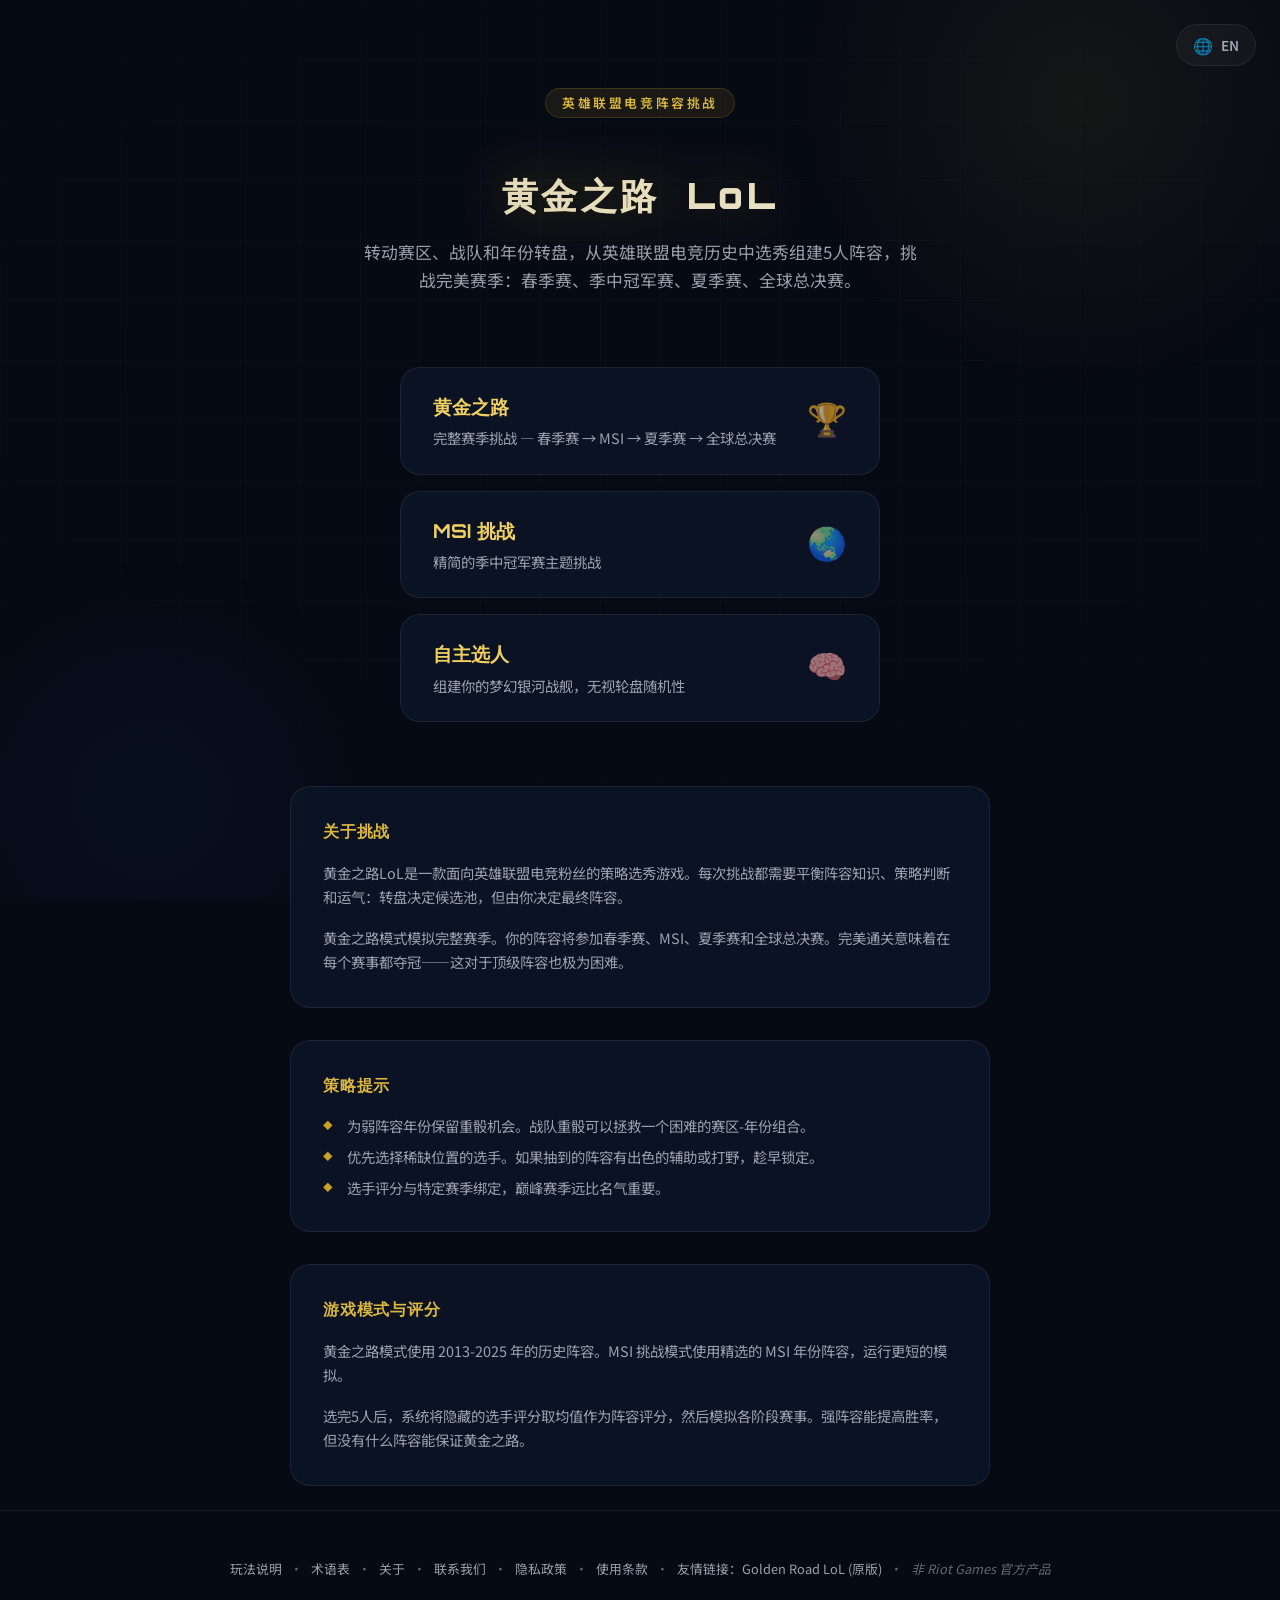
<file: index.html>
<!DOCTYPE html>
<html lang="zh-CN">
<head>
  <meta charset="UTF-8" />
  <meta name="viewport" content="width=device-width, initial-scale=1.0, viewport-fit=cover" />
  <meta name="theme-color" content="#060a14" />
  <title>黄金之路 LoL — 英雄联盟电竞阵容挑战 | Golden Road LoL</title>
  <meta name="description" content="转动赛区、战队和年份转盘，从英雄联盟电竞历史中选秀组建5人阵容，挑战完美赛季。Spin region, team and year to draft a League of Legends esports roster." />
  <meta name="robots" content="index,follow" />
  <link rel="canonical" href="/" />
  <meta property="og:title" content="黄金之路 LoL — Golden Road LoL" />
  <meta property="og:description" content="从英雄联盟电竞历史中组建梦幻阵容，挑战黄金之路。" />
  <meta property="og:type" content="website" />
  <link rel="icon" href="data:image/svg+xml,<svg xmlns='http://www.w3.org/2000/svg' viewBox='0 0 100 100'><text y='.9em' font-size='90'>🏆</text></svg>" />
  <link rel="stylesheet" href="styles.css?v=20260625_v5" />
</head>
<body>

  <!-- Background Effects -->
  <div class="bg-effects" aria-hidden="true"></div>
  <div class="bg-grid" aria-hidden="true"></div>

  <!-- Language Toggle -->
  <button class="lang-toggle" id="lang-toggle" onclick="Game.toggleLang()">
    <span class="globe-icon">🌐</span>
    <span id="lang-toggle-text" data-i18n="lang.switch">EN</span>
  </button>

  <!-- Confetti Container (for golden road win) -->
  <div class="confetti-container" id="confetti-container" aria-hidden="true"></div>

  <!-- Main Layout -->
  <div class="layout">

    <!-- ============ START SCREEN ============ -->
    <div class="screen active" id="screen-start">
      <div class="hero">
        <div class="hero-kicker" data-i18n="app.tagline">英雄联盟电竞阵容挑战</div>
        <h1 class="hero-title">
          <span id="hero-title-main" data-i18n="app.title">黄金之路</span>
          <span> LoL</span>
        </h1>
        <p class="hero-sub" data-i18n="app.description">
          转动赛区、战队和年份转盘，从英雄联盟电竞历史中选秀组建5人阵容，挑战完美赛季：春季赛、季中冠军赛、夏季赛、全球总决赛。
        </p>
      </div>

      <!-- Mode Selection -->
      <div class="mode-select">
        <div class="mode-card" id="mode-golden" onclick="Game.startMode('golden')">
          <span class="mode-card-icon">🏆</span>
          <div class="mode-card-title" data-i18n="mode.golden">黄金之路</div>
          <div class="mode-card-desc" data-i18n="mode.golden.desc">完整赛季挑战 — 春季赛 → MSI → 夏季赛 → 全球总决赛</div>
        </div>
        <div class="mode-card" id="mode-msi" onclick="Game.startMode('msi')">
          <span class="mode-card-icon">🌏</span>
          <div class="mode-card-title" data-i18n="mode.msi">MSI 挑战</div>
          <div class="mode-card-desc" data-i18n="mode.msi.desc">精简的季中冠军赛主题挑战</div>
        </div>
        <div class="mode-card" id="mode-free" onclick="Game.startFreeDraftMode()">
          <span class="mode-card-icon">🧠</span>
          <div class="mode-card-title" data-i18n="mode.free">自主选人</div>
          <div class="mode-card-desc" data-i18n="mode.free.desc">组建你的梦幻银河战舰，无视轮盘随机性</div>
        </div>
      </div>

      <!-- Info Sections -->
      <div class="info-sections">
        <section class="info-section" id="section-about">
          <h2 data-i18n="about.title">关于挑战</h2>
          <p data-i18n="about.p1">黄金之路LoL是一款面向英雄联盟电竞粉丝的策略选秀游戏。每次挑战都需要平衡阵容知识、策略判断和运气：转盘决定候选池，但由你决定最终阵容。</p>
          <p data-i18n="about.p2">黄金之路模式模拟完整赛季。你的阵容将参加春季赛、MSI、夏季赛和全球总决赛。完美通关意味着在每个赛事都夺冠——这对于顶级阵容也极为困难。</p>
        </section>

        <section class="info-section" id="section-strategy">
          <h2 data-i18n="about.strategy">策略提示</h2>
          <ul>
            <li data-i18n="about.tip1">为弱阵容年份保留重骰机会。战队重骰可以拯救一个困难的赛区-年份组合。</li>
            <li data-i18n="about.tip2">优先选择稀缺位置的选手。如果抽到的阵容有出色的辅助或打野，趁早锁定。</li>
            <li data-i18n="about.tip3">选手评分与特定赛季绑定，巅峰赛季远比名气重要。</li>
          </ul>
        </section>

        <section class="info-section" id="section-modes">
          <h2 data-i18n="about.modes">游戏模式与评分</h2>
          <p data-i18n="about.modes.p1">黄金之路模式使用 2013-2025 年的历史阵容。MSI 挑战模式使用精选的 MSI 年份阵容，运行更短的模拟。</p>
          <p data-i18n="about.modes.p2">选完5人后，系统将隐藏的选手评分取均值作为阵容评分，然后模拟各阶段赛事。强阵容能提高胜率，但没有什么阵容能保证黄金之路。</p>
        </section>
      </div>
    </div>

    <!-- ============ DRAFT SCREEN ============ -->
    <div class="screen" id="screen-draft">
      <div class="draft-container">

        <!-- Draft Header -->
        <div class="draft-header">
          <button class="back-btn" onclick="Game.backToStart()">
            ← <span data-i18n="mode.back">返回</span>
          </button>
          <div class="round-badge" id="round-badge">
            <span data-i18n="draft.round" data-i18n-params='{"n":"1"}'>第 1 轮</span>
            <span data-i18n="draft.of">/ 5</span>
          </div>
          <div></div>
        </div>

        <!-- Reroll Bar -->
        <div class="reroll-bar" id="reroll-bar">
          <button class="reroll-item" id="reroll-region" onclick="Game.reroll('region')">
            <span data-i18n="draft.region">赛区</span>
            <span data-i18n="draft.reroll">重骰</span>
            <span class="reroll-count" id="reroll-region-count">3</span>
          </button>
          <button class="reroll-item" id="reroll-team" onclick="Game.reroll('team')">
            <span data-i18n="draft.team">战队</span>
            <span data-i18n="draft.reroll">重骰</span>
            <span class="reroll-count" id="reroll-team-count">3</span>
          </button>
          <button class="reroll-item" id="reroll-year" onclick="Game.reroll('year')">
            <span data-i18n="draft.year">年份</span>
            <span data-i18n="draft.reroll">重骰</span>
            <span class="reroll-count" id="reroll-year-count">3</span>
          </button>
        </div>

        <!-- Wheels -->
        <div class="wheels-section">
          <div class="wheel-wrapper">
            <div class="wheel-label" data-i18n="draft.region">赛区</div>
            <div class="wheel-box" id="wheel-region">
              <div class="wheel-value placeholder">?</div>
            </div>
          </div>
          <div class="wheel-wrapper">
            <div class="wheel-label" data-i18n="draft.team">战队</div>
            <div class="wheel-box" id="wheel-team">
              <div class="wheel-value placeholder">?</div>
            </div>
          </div>
          <div class="wheel-wrapper">
            <div class="wheel-label" data-i18n="draft.year">年份</div>
            <div class="wheel-box" id="wheel-year">
              <div class="wheel-value placeholder">?</div>
            </div>
          </div>
        </div>

        <!-- Spin Button -->
        <button class="btn-spin" id="btn-spin" onclick="Game.spin()">
          <span data-i18n="draft.spin">转 动</span>
        </button>

        <!-- Player Selection (hidden until spin) -->
        <div class="player-selection hidden" id="player-selection">
          <!-- Spin Result Banner -->
          <div class="spin-result-banner" id="spin-result-banner">
            <div class="spin-result-item">
              <div class="spin-result-label" data-i18n="draft.region">赛区</div>
              <div class="spin-result-value" id="result-region">—</div>
            </div>
            <div class="spin-result-divider"></div>
            <div class="spin-result-item">
              <div class="spin-result-label" data-i18n="draft.team">战队</div>
              <div class="spin-result-value" id="result-team">—</div>
            </div>
            <div class="spin-result-divider"></div>
            <div class="spin-result-item">
              <div class="spin-result-label" data-i18n="draft.year">年份</div>
              <div class="spin-result-value" id="result-year">—</div>
            </div>
          </div>

          <!-- Selection Header -->
          <div class="selection-header" data-i18n="draft.pick.player">选择一名选手加入阵容</div>

          <!-- Player Cards Grid -->
          <div class="player-grid" id="player-grid"></div>

          <!-- Role Assignment -->
          <div class="text-center">
            <div class="selection-header" data-i18n="draft.pick.role" style="margin-top:0">分配到位置</div>
            <div class="role-assign" id="role-assign"></div>
            <button class="btn-confirm" id="btn-confirm" onclick="Game.confirmPick()" disabled>
              <span data-i18n="draft.confirm">确认选择</span> ✓
            </button>
          </div>
        </div>

        <!-- Roster Panel -->
        <div class="roster-panel">
          <div class="roster-title" data-i18n="draft.roster">你的阵容</div>
          <div class="roster-grid" id="roster-grid">
            <!-- Filled by game.js -->
          </div>
        </div>

      </div>
    </div>

    <!-- ============ FREE DRAFT SCREEN ============ -->
    <div class="screen" id="screen-free-draft">
      <div class="draft-container free-draft-layout">
        
        <!-- Left: Roster slots -->
        <div class="roster-panel free-draft-roster">
          <div class="draft-header flex-start-mb20">
            <button class="back-btn" onclick="Game.backToStart()">
              ← <span data-i18n="mode.back">返回</span>
            </button>
          </div>
          <div class="roster-title" data-i18n="draft.roster">你的阵容</div>
          <div class="roster-grid" id="free-roster-grid">
            <!-- Filled by game.js -->
          </div>
          <div class="text-center" style="margin-top: 20px;">
            <button class="btn-confirm" id="btn-free-sim" onclick="Game.startFreeSim()" disabled>
              <span data-i18n="sim.start">开始模拟</span> ✓
            </button>
          </div>
        </div>

        <!-- Right: Player Pool -->
        <div class="player-pool-panel">
          <div class="selection-header pool-header" data-i18n="free.pool">历史选手池</div>
          
          <!-- Filters -->
          <div class="search-container">
            <input type="text" id="free-search" class="search-input" placeholder="搜索选手名..." oninput="Game.filterFreePlayers()" />
          </div>
          <div class="role-assign free-role-tabs" id="free-role-tabs">
            <button class="role-btn active" onclick="Game.setFreeRoleFilter('all')">All</button>
            <button class="role-btn" onclick="Game.setFreeRoleFilter('top')">Top</button>
            <button class="role-btn" onclick="Game.setFreeRoleFilter('jungle')">Jungle</button>
            <button class="role-btn" onclick="Game.setFreeRoleFilter('mid')">Mid</button>
            <button class="role-btn" onclick="Game.setFreeRoleFilter('adc')">ADC</button>
            <button class="role-btn" onclick="Game.setFreeRoleFilter('support')">Support</button>
          </div>

          <!-- List -->
          <div id="free-player-list" class="free-player-list">
            <!-- Rendered by JS -->
          </div>
        </div>

      </div>
    </div>

    <!-- ============ SIMULATION SCREEN ============ -->
    <div class="screen" id="screen-sim">
      <div class="sim-container">

        <!-- Final Roster Display -->
        <div class="roster-panel" style="margin-top:0">
          <div class="roster-title" data-i18n="draft.roster">你的阵容</div>
          <div class="roster-grid" id="sim-roster-grid"></div>
        </div>

        <!-- Team Rating -->
        <div class="team-rating-display">
          <div class="team-rating-label" data-i18n="sim.team.rating">阵容评分</div>
          <div class="team-rating-value" id="team-rating-value">0</div>
          <div class="team-rating-bar">
            <div class="team-rating-fill" id="team-rating-fill" style="width:0%"></div>
          </div>
        </div>

        <!-- Events Timeline -->
        <div class="events-timeline" id="events-timeline"></div>

        <!-- Sim Action Button -->
        <button class="btn-sim-action" id="btn-sim-action" onclick="Game.simNext()">
          <span data-i18n="sim.start">开始模拟</span>
        </button>

      </div>
    </div>

    <!-- ============ RESULTS SCREEN ============ -->
    <div class="screen" id="screen-results">
      <div class="result-container">

        <div class="result-banner" id="result-banner">
          <div class="result-title" id="result-title">—</div>
          <div class="result-desc" id="result-desc">—</div>
        </div>

        <div class="result-stats" id="result-stats"></div>

        <!-- Season Summary (event results list) -->
        <div class="events-timeline" id="result-events" style="width:100%;max-width:500px;"></div>

        <!-- Share Card Preview -->
        <div class="share-section">
          <div class="share-card-frame" id="share-card-frame">
            <canvas id="share-canvas" width="600" height="780"></canvas>
          </div>

          <!-- Share Buttons -->
          <div class="share-buttons">
            <button class="btn-share-action btn-share-copy" onclick="Game.copyShareText()">
              <span data-i18n="share.copy">📋 复制</span>
            </button>
            <button class="btn-share-action btn-share-image" onclick="Game.downloadImage()">
              <span data-i18n="share.image">⬇ 保存图片</span>
            </button>
            <button class="btn-share-action btn-share-post" onclick="Game.postToX()">
              <span data-i18n="share.post">𝕏 发布</span>
            </button>
          </div>
        </div>

        <!-- Copied Toast -->
        <div class="toast hidden" id="toast-copied">
          <span data-i18n="share.copied">已复制到剪贴板！</span>
        </div>

        <div class="result-actions">
          <button class="btn-replay" onclick="Game.replay()">
            <span data-i18n="result.play.again">再来一局</span>
          </button>
          <button class="btn-home" onclick="Game.backToStart()">
            <span data-i18n="result.back.home">返回首页</span>
          </button>
        </div>

      </div>
    </div>

  </div>

  <!-- Footer -->
  <footer class="site-footer" id="site-footer">
    <div class="footer-links">
      <a href="how-to-play.html" data-i18n="footer.howtoplay">玩法说明</a>
      <span class="footer-dot">·</span>
      <a href="glossary.html" data-i18n="footer.glossary">术语表</a>
      <span class="footer-dot">·</span>
      <a href="about.html" data-i18n="footer.about">关于</a>
      <span class="footer-dot">·</span>
      <a href="contact.html" data-i18n="footer.contact">联系我们</a>
      <span class="footer-dot">·</span>
      <a href="privacy.html" data-i18n="footer.privacy">隐私政策</a>
      <span class="footer-dot">·</span>
      <a href="terms.html" data-i18n="footer.terms">使用条款</a>
      <span class="footer-dot">·</span>
      <a href="https://goldenroadlol.com/" target="_blank" rel="noopener" data-i18n="footer.friendlink">友情链接：Golden Road LoL (原版)</a>
      <span class="footer-dot">·</span>
      <span class="footer-disc" style="display:inline;margin:0;" data-i18n="footer.disclaimer">非 Riot Games 官方产品</span>
    </div>
    <div class="visitor-counter" id="visitor-counter" style="display: none;">
      <span class="visitor-icon">👥</span>
      <span id="visitor-text" data-i18n="footer.visitor.count" data-i18n-params='{"count":"..."}'>已有 ... 位经理踏上黄金之路</span>
    </div>
  </footer>


  <!-- Scripts -->
  <script src="i18n.js?v=20260625_v5"></script>
  <script src="data.js?v=20260625_v5"></script>
  <script src="engine.js?v=20260625_v5"></script>
  <script src="game.js?v=20260625_v5"></script>
</body>
</html>
</file>
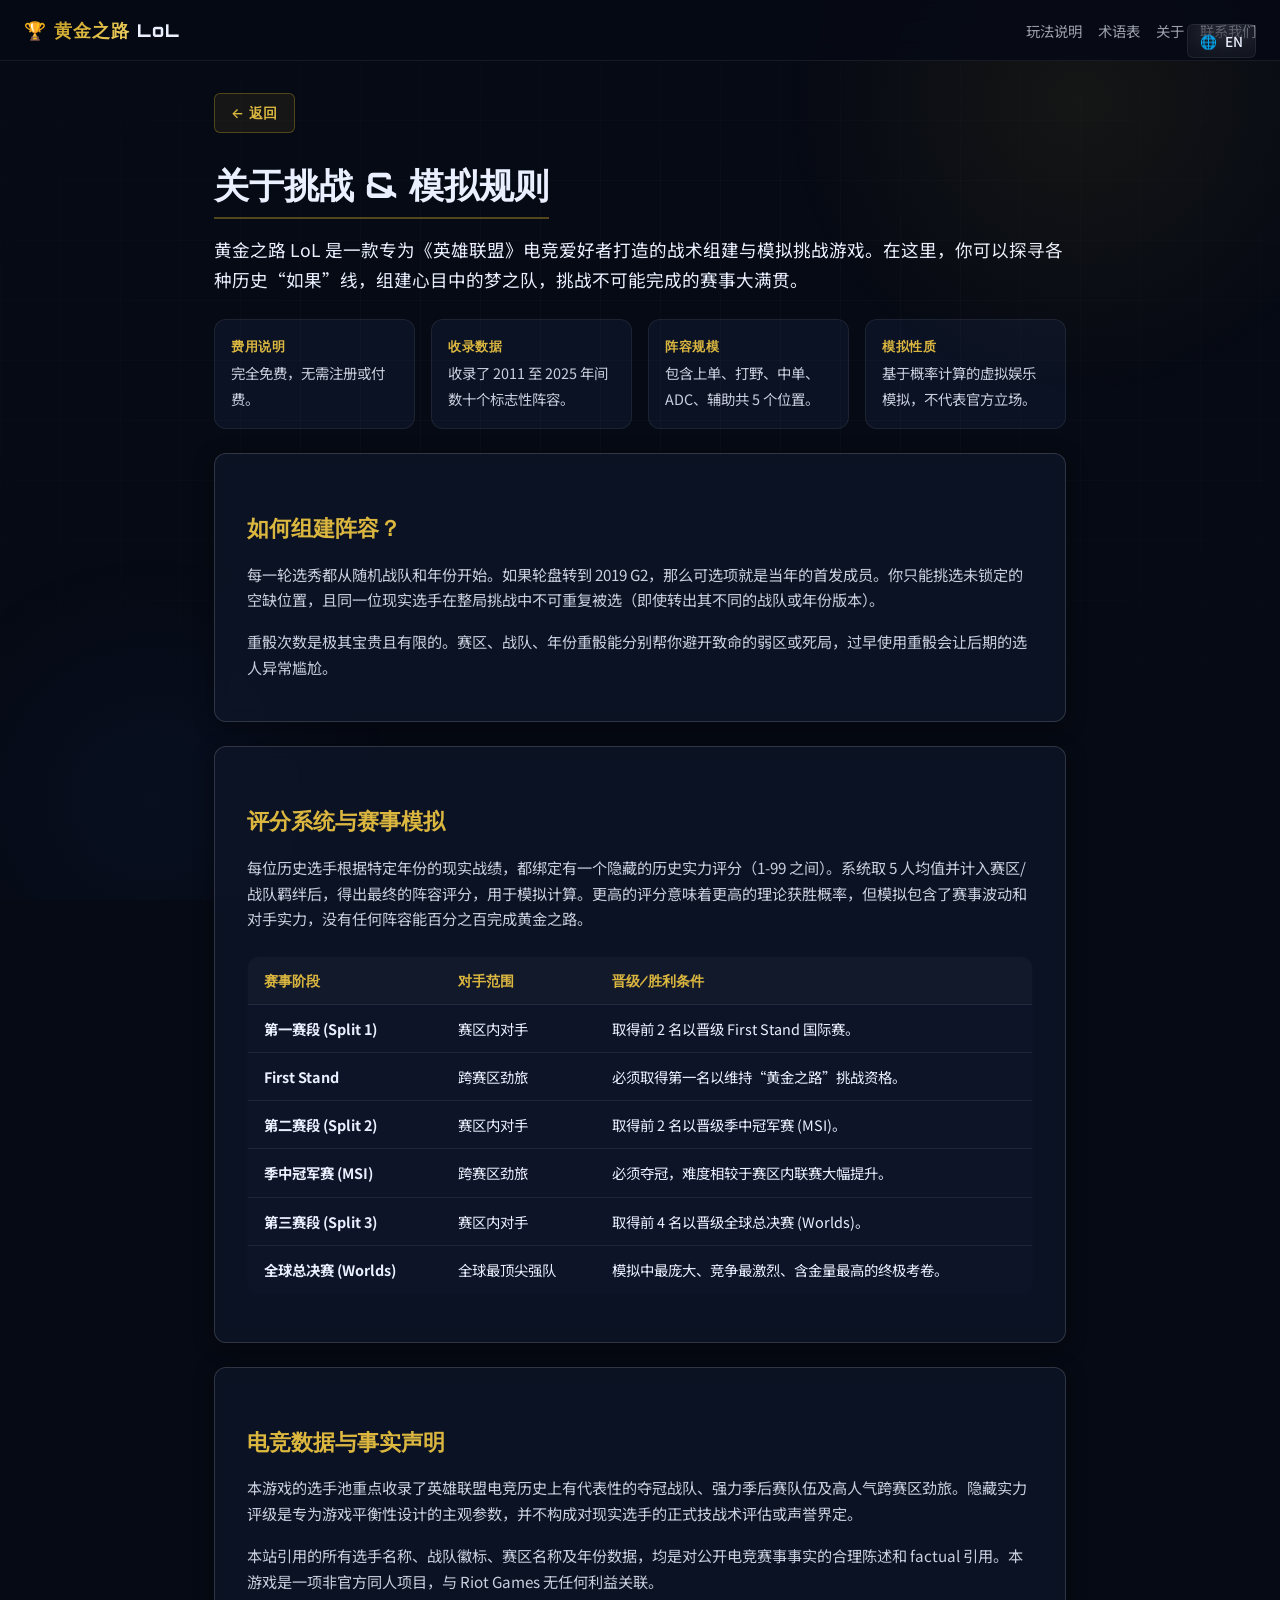
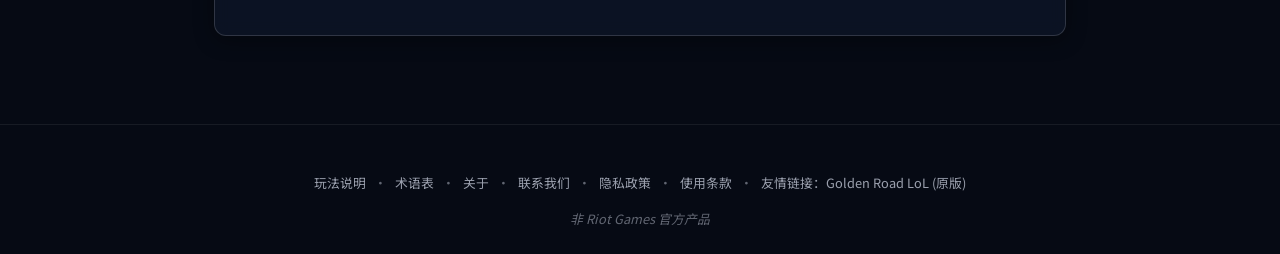
<file: about.html>
<!DOCTYPE html>
<html lang="zh-CN">
<head>
  <meta charset="UTF-8" />
  <meta name="viewport" content="width=device-width, initial-scale=1.0, viewport-fit=cover" />
  <title>关于我们 — 黄金之路 LoL | About Golden Road LoL</title>
  <link rel="icon" href="data:image/svg+xml,<svg xmlns='http://www.w3.org/2000/svg' viewBox='0 0 100 100'><text y='.9em' font-size='90'>🏆</text></svg>" />
  <link rel="stylesheet" href="styles.css?v=20260625_v5" />
</head>
<body class="info-page lang-zh">

  <!-- Background Effects -->
  <div class="bg-effects" aria-hidden="true"></div>
  <div class="bg-grid" aria-hidden="true"></div>

  <!-- Header -->
  <header class="page-header">
    <a class="brand" href="index.html">🏆 <span data-i18n="app.title">黄金之路</span> LoL</a>
    <nav>
      <a href="how-to-play.html" data-i18n="footer.howtoplay">玩法说明</a>
      <a href="glossary.html" data-i18n="footer.glossary">术语表</a>
      <a href="about.html" data-i18n="footer.about">关于</a>
      <a href="contact.html" data-i18n="footer.contact">联系我们</a>
    </nav>
    <button class="lang-toggle" onclick="toggleLocalLang()">
      🌐 <span class="lang-toggle-text">EN</span>
    </button>
  </header>

  <!-- Container -->
  <main class="container">
    <a class="back-link" href="index.html">← <span data-i18n="mode.back">返回首页</span></a>

    <!-- CHINESE CONTENT -->
    <article lang="zh">
      <h1>关于挑战 &amp; 模拟规则</h1>
      <p class="lead">黄金之路 LoL 是一款专为《英雄联盟》电竞爱好者打造的战术组建与模拟挑战游戏。在这里，你可以探寻各种历史“如果”线，组建心目中的梦之队，挑战不可能完成的赛事大满贯。</p>

      <div class="fact-grid">
        <div class="fact-card">
          <b>费用说明</b>
          <span>完全免费，无需注册或付费。</span>
        </div>
        <div class="fact-card">
          <b>收录数据</b>
          <span>收录了 2011 至 2025 年间数十个标志性阵容。</span>
        </div>
        <div class="fact-card">
          <b>阵容规模</b>
          <span>包含上单、打野、中单、ADC、辅助共 5 个位置。</span>
        </div>
        <div class="fact-card">
          <b>模拟性质</b>
          <span>基于概率计算的虚拟娱乐模拟，不代表官方立场。</span>
        </div>
      </div>

      <section class="card">
        <h2>如何组建阵容？</h2>
        <p>每一轮选秀都从随机战队和年份开始。如果轮盘转到 2019 G2，那么可选项就是当年的首发成员。你只能挑选未锁定的空缺位置，且同一位现实选手在整局挑战中不可重复被选（即使转出其不同的战队或年份版本）。</p>
        <p>重骰次数是极其宝贵且有限的。赛区、战队、年份重骰能分别帮你避开致命的弱区或死局，过早使用重骰会让后期的选人异常尴尬。</p>
      </section>

      <section class="card">
        <h2>评分系统与赛事模拟</h2>
        <p>每位历史选手根据特定年份的现实战绩，都绑定有一个隐藏的历史实力评分（1-99 之间）。系统取 5 人均值并计入赛区/战队羁绊后，得出最终的阵容评分，用于模拟计算。更高的评分意味着更高的理论获胜概率，但模拟包含了赛事波动和对手实力，没有任何阵容能百分之百完成黄金之路。</p>

        <table>
          <thead>
            <tr>
              <th>赛事阶段</th>
              <th>对手范围</th>
              <th>晋级/胜利条件</th>
            </tr>
          </thead>
          <tbody>
            <tr>
              <td><strong>第一赛段 (Split 1)</strong></td>
              <td>赛区内对手</td>
              <td>取得前 2 名以晋级 First Stand 国际赛。</td>
            </tr>
            <tr>
              <td><strong>First Stand</strong></td>
              <td>跨赛区劲旅</td>
              <td>必须取得第一名以维持“黄金之路”挑战资格。</td>
            </tr>
            <tr>
              <td><strong>第二赛段 (Split 2)</strong></td>
              <td>赛区内对手</td>
              <td>取得前 2 名以晋级季中冠军赛 (MSI)。</td>
            </tr>
            <tr>
              <td><strong>季中冠军赛 (MSI)</strong></td>
              <td>跨赛区劲旅</td>
              <td>必须夺冠，难度相较于赛区内联赛大幅提升。</td>
            </tr>
            <tr>
              <td><strong>第三赛段 (Split 3)</strong></td>
              <td>赛区内对手</td>
              <td>取得前 4 名以晋级全球总决赛 (Worlds)。</td>
            </tr>
            <tr>
              <td><strong>全球总决赛 (Worlds)</strong></td>
              <td>全球最顶尖强队</td>
              <td>模拟中最庞大、竞争最激烈、含金量最高的终极考卷。</td>
            </tr>
          </tbody>
        </table>
      </section>

      <section class="card">
        <h2>电竞数据与事实声明</h2>
        <p>本游戏的选手池重点收录了英雄联盟电竞历史上有代表性的夺冠战队、强力季后赛队伍及高人气跨赛区劲旅。隐藏实力评级是专为游戏平衡性设计的主观参数，并不构成对现实选手的正式技战术评估或声誉界定。</p>
        <p>本站引用的所有选手名称、战队徽标、赛区名称及年份数据，均是对公开电竞赛事事实的合理陈述和 factual 引用。本游戏是一项非官方同人项目，与 Riot Games 无任何利益关联。</p>
      </section>
    </article>

    <!-- ENGLISH CONTENT -->
    <article lang="en">
      <h1>About the Challenge &amp; Scoring</h1>
      <p class="lead">Golden Road LoL is a free browser game for League esports fans who love roster debates, historical what-ifs, and impossible tournament runs.</p>

      <div class="fact-grid">
        <div class="fact-card">
          <b>Cost</b>
          <span>Completely free to play, no account required.</span>
        </div>
        <div class="fact-card">
          <b>Data Range</b>
          <span>Historical rosters from 2011 through 2025.</span>
        </div>
        <div class="fact-card">
          <b>Draft Size</b>
          <span>Five roles: Top, Jungle, Mid, ADC, and Support.</span>
        </div>
        <div class="fact-card">
          <b>Results</b>
          <span>Fictional probability simulation for entertainment only.</span>
        </div>
      </div>

      <section class="card">
        <h2>How the Draft Works</h2>
        <p>Each pick starts with a random team-season. If the wheels land on 2019 G2, the available players are that roster's members. You can only assign a player to an open role, and a player can only be used once per run.</p>
        <p>Rerolls are highly valuable and limited. Region, Team, and Year rerolls each solve a different draft issue, and spending them too early can make the final roles extremely difficult to fill.</p>
      </section>

      <section class="card">
        <h2>Team Rating &amp; Simulation</h2>
        <p>Every player has a hidden performance rating (1-99) tied to that specific season. The game averages your five selections and applies team/region familiarity bonuses to create a Team Rating, then simulates matches against standard opponents. Better ratings improve your odds, but tournament variance means even the strongest rosters can miss the clean sweep.</p>

        <table>
          <thead>
            <tr>
              <th>Stage</th>
              <th>Competitor Pool</th>
              <th>Objective / Qualification</th>
            </tr>
          </thead>
          <tbody>
            <tr>
              <td><strong>Split 1</strong></td>
              <td>Domestic league</td>
              <td>Finish Top 2 to qualify for First Stand.</td>
            </tr>
            <tr>
              <td><strong>First Stand</strong></td>
              <td>International field</td>
              <td>Must win 1st place to keep the Golden Road alive.</td>
            </tr>
            <tr>
              <td><strong>Split 2</strong></td>
              <td>Domestic league</td>
              <td>Finish Top 2 to qualify for MSI.</td>
            </tr>
            <tr>
              <td><strong>MSI</strong></td>
              <td>International field</td>
              <td>Must win 1st place; a tougher field than domestic splits.</td>
            </tr>
            <tr>
              <td><strong>Split 3</strong></td>
              <td>Domestic league</td>
              <td>Finish Top 4 to qualify for Worlds.</td>
            </tr>
            <tr>
              <td><strong>Worlds</strong></td>
              <td>Global elite</td>
              <td>The final, largest, and most difficult tournament in the simulation.</td>
            </tr>
          </tbody>
        </table>
      </section>

      <section class="card">
        <h2>Data Selection &amp; Disclaimer</h2>
        <p>The roster pool focuses on notable champions, playoff contenders, and international teams from esports history. Player ratings are subjective estimates set for gameplay balance only, not official metrics or absolute claims about any player's skill.</p>
        <p>Player names, team logos, regions, and years are used purely as factual references to public esports history. Golden Road LoL is an unofficial fan project and is not affiliated with Riot Games.</p>
      </section>
    </article>

  </main>

  <!-- Footer -->
  <footer class="site-footer">
    <div class="footer-links">
      <a href="how-to-play.html" data-i18n="footer.howtoplay">玩法说明</a>
      <span class="footer-dot">·</span>
      <a href="glossary.html" data-i18n="footer.glossary">术语表</a>
      <span class="footer-dot">·</span>
      <a href="about.html" data-i18n="footer.about">关于</a>
      <span class="footer-dot">·</span>
      <a href="contact.html" data-i18n="footer.contact">联系我们</a>
      <span class="footer-dot">·</span>
      <a href="privacy.html" data-i18n="footer.privacy">隐私政策</a>
      <span class="footer-dot">·</span>
      <a href="terms.html" data-i18n="footer.terms">使用条款</a>
      <span class="footer-dot">·</span>
      <a href="https://goldenroadlol.com/" target="_blank" rel="noopener" data-i18n="footer.friendlink">友情链接：Golden Road LoL (原版)</a>
    </div>
    <span class="footer-disc" data-i18n="footer.disclaimer">非 Riot Games 官方产品</span>
  </footer>

  <script src="i18n.js"></script>
  <script>
    function updateLanguage() {
      const lang = I18N.getLang();
      document.documentElement.lang = lang === 'zh' ? 'zh-CN' : 'en';
      document.body.className = 'info-page lang-' + lang;
      
      I18N.applyAll();
      
      const langTextEl = document.querySelector('.lang-toggle-text');
      if (langTextEl) {
        langTextEl.textContent = lang === 'zh' ? 'EN' : '中文';
      }
    }

    function toggleLocalLang() {
      I18N.toggleLang();
      updateLanguage();
    }

    document.addEventListener('langchange', updateLanguage);
    document.addEventListener('DOMContentLoaded', updateLanguage);
  </script>
</body>
</html>
</file>
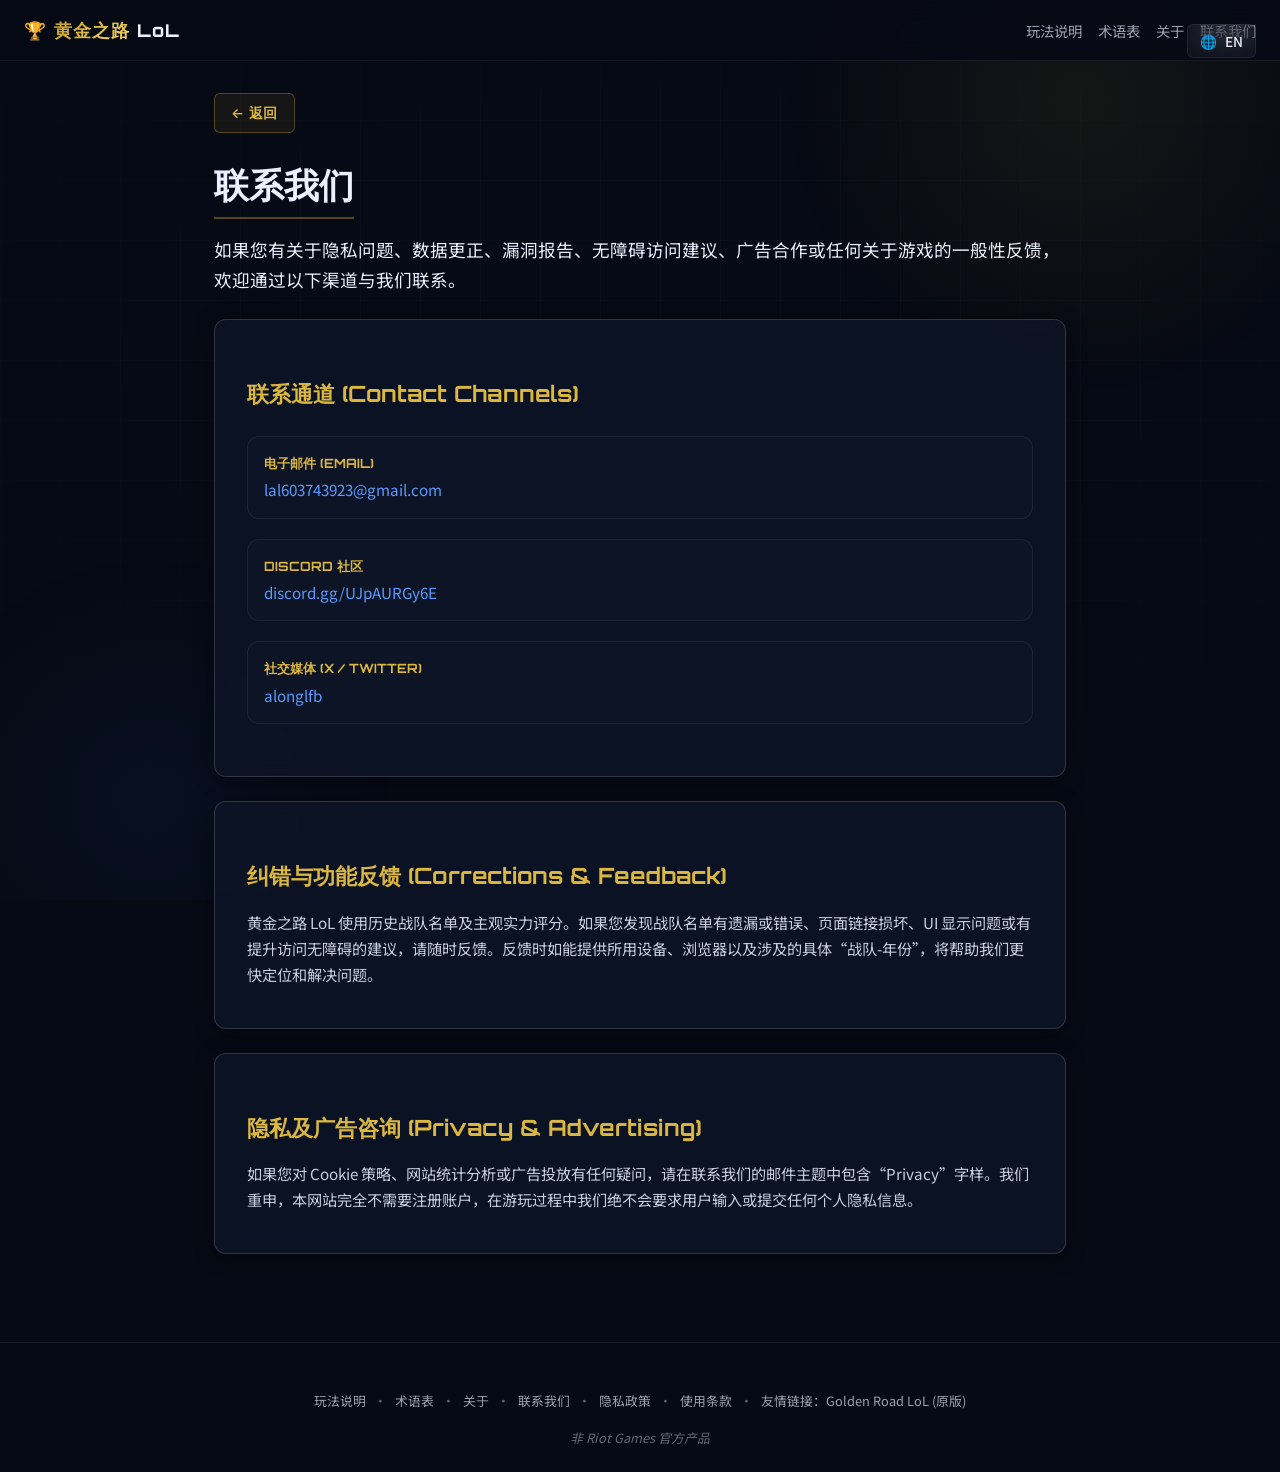
<file: contact.html>
<!DOCTYPE html>
<html lang="zh-CN">
<head>
  <meta charset="UTF-8" />
  <meta name="viewport" content="width=device-width, initial-scale=1.0, viewport-fit=cover" />
  <title>联系我们 — 黄金之路 LoL | Contact Golden Road LoL</title>
  <link rel="icon" href="data:image/svg+xml,<svg xmlns='http://www.w3.org/2000/svg' viewBox='0 0 100 100'><text y='.9em' font-size='90'>🏆</text></svg>" />
  <link rel="stylesheet" href="styles.css?v=20260625_v5" />
</head>
<body class="info-page lang-zh">

  <!-- Background Effects -->
  <div class="bg-effects" aria-hidden="true"></div>
  <div class="bg-grid" aria-hidden="true"></div>

  <!-- Header -->
  <header class="page-header">
    <a class="brand" href="index.html">🏆 <span data-i18n="app.title">黄金之路</span> LoL</a>
    <nav>
      <a href="how-to-play.html" data-i18n="footer.howtoplay">玩法说明</a>
      <a href="glossary.html" data-i18n="footer.glossary">术语表</a>
      <a href="about.html" data-i18n="footer.about">关于</a>
      <a href="contact.html" data-i18n="footer.contact">联系我们</a>
    </nav>
    <button class="lang-toggle" onclick="toggleLocalLang()">
      🌐 <span class="lang-toggle-text">EN</span>
    </button>
  </header>

  <!-- Container -->
  <main class="container">
    <a class="back-link" href="index.html">← <span data-i18n="mode.back">返回首页</span></a>

    <!-- CHINESE CONTENT -->
    <article lang="zh">
      <h1>联系我们</h1>
      <p class="lead">如果您有关于隐私问题、数据更正、漏洞报告、无障碍访问建议、广告合作或任何关于游戏的一般性反馈，欢迎通过以下渠道与我们联系。</p>

      <section class="card">
        <h2>联系通道 (Contact Channels)</h2>
        <ul class="contact-list">
          <li>
            <b>电子邮件 (Email)</b>
            <a href="mailto:lal603743923@gmail.com">lal603743923@gmail.com</a>
          </li>
          <li>
            <b>Discord 社区</b>
            <a href="https://discord.gg/UJpAURGy6E" target="_blank" rel="noopener">discord.gg/UJpAURGy6E</a>
          </li>
          <li>
            <b>社交媒体 (X / Twitter)</b>
            <a href="https://x.com/alonglfb" target="_blank" rel="noopener">alonglfb</a>
          </li>
        </ul>
      </section>

      <section class="card">
        <h2>纠错与功能反馈 (Corrections &amp; Feedback)</h2>
        <p>黄金之路 LoL 使用历史战队名单及主观实力评分。如果您发现战队名单有遗漏或错误、页面链接损坏、UI 显示问题或有提升访问无障碍的建议，请随时反馈。反馈时如能提供所用设备、浏览器以及涉及的具体“战队-年份”，将帮助我们更快定位和解决问题。</p>
      </section>

      <section class="card">
        <h2>隐私及广告咨询 (Privacy &amp; Advertising)</h2>
        <p>如果您对 Cookie 策略、网站统计分析或广告投放有任何疑问，请在联系我们的邮件主题中包含“Privacy”字样。我们重申，本网站完全不需要注册账户，在游玩过程中我们绝不会要求用户输入或提交任何个人隐私信息。</p>
      </section>
    </article>

    <!-- ENGLISH CONTENT -->
    <article lang="en">
      <h1>Contact Us</h1>
      <p class="lead">Use this page for privacy questions, data corrections, bug reports, accessibility issues, advertising questions, or general feedback about the game.</p>

      <section class="card">
        <h2>Contact Channels</h2>
        <ul class="contact-list">
          <li>
            <b>Email</b>
            <a href="mailto:lal603743923@gmail.com">lal603743923@gmail.com</a>
          </li>
          <li>
            <b>Discord</b>
            <a href="https://discord.gg/UJpAURGy6E" target="_blank" rel="noopener">discord.gg/UJpAURGy6E</a>
          </li>
          <li>
            <b>X (Twitter)</b>
            <a href="https://x.com/alonglfb" target="_blank" rel="noopener">alonglfb</a>
          </li>
        </ul>
      </section>

      <section class="card">
        <h2>Corrections and Feedback</h2>
        <p>Golden Road LoL uses historical roster references and subjective hidden ratings for gameplay. If you notice a roster mistake, broken link, rendering issue, or accessibility problem, please reach out. Including your device, browser, and the specific team-year involved in your feedback helps us resolve it much faster.</p>
      </section>

      <section class="card">
        <h2>Privacy and Advertising Questions</h2>
        <p>For inquiries regarding cookies, analytics, or advertising, please include "Privacy" in your email subject line. The Site does not require accounts and does not ask users to submit any personal information to play.</p>
      </section>
    </article>

  </main>

  <!-- Footer -->
  <footer class="site-footer">
    <div class="footer-links">
      <a href="how-to-play.html" data-i18n="footer.howtoplay">玩法说明</a>
      <span class="footer-dot">·</span>
      <a href="glossary.html" data-i18n="footer.glossary">术语表</a>
      <span class="footer-dot">·</span>
      <a href="about.html" data-i18n="footer.about">关于</a>
      <span class="footer-dot">·</span>
      <a href="contact.html" data-i18n="footer.contact">联系我们</a>
      <span class="footer-dot">·</span>
      <a href="privacy.html" data-i18n="footer.privacy">隐私政策</a>
      <span class="footer-dot">·</span>
      <a href="terms.html" data-i18n="footer.terms">使用条款</a>
      <span class="footer-dot">·</span>
      <a href="https://goldenroadlol.com/" target="_blank" rel="noopener" data-i18n="footer.friendlink">友情链接：Golden Road LoL (原版)</a>
    </div>
    <span class="footer-disc" data-i18n="footer.disclaimer">非 Riot Games 官方产品</span>
  </footer>

  <script src="i18n.js"></script>
  <script>
    function updateLanguage() {
      const lang = I18N.getLang();
      document.documentElement.lang = lang === 'zh' ? 'zh-CN' : 'en';
      document.body.className = 'info-page lang-' + lang;
      
      I18N.applyAll();
      
      const langTextEl = document.querySelector('.lang-toggle-text');
      if (langTextEl) {
        langTextEl.textContent = lang === 'zh' ? 'EN' : '中文';
      }
    }

    function toggleLocalLang() {
      I18N.toggleLang();
      updateLanguage();
    }

    document.addEventListener('langchange', updateLanguage);
    document.addEventListener('DOMContentLoaded', updateLanguage);
  </script>
</body>
</html>
</file>
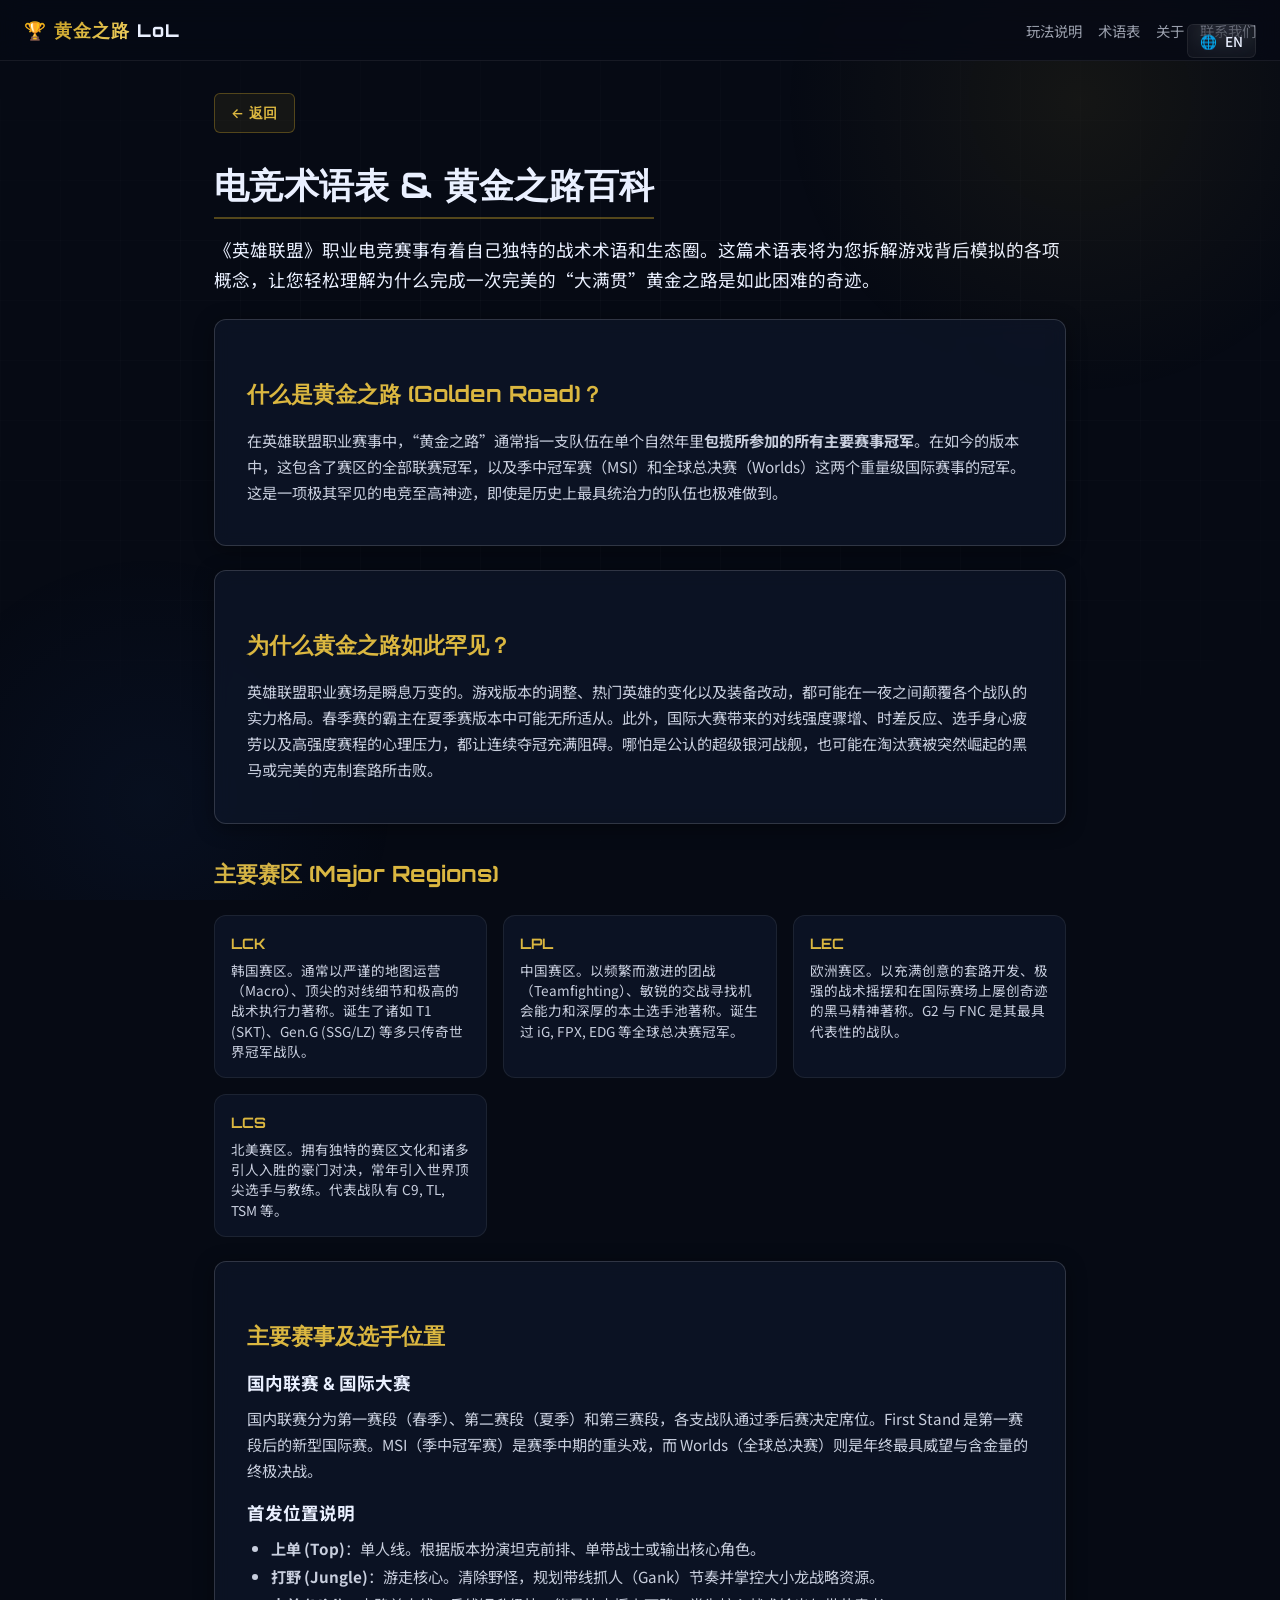
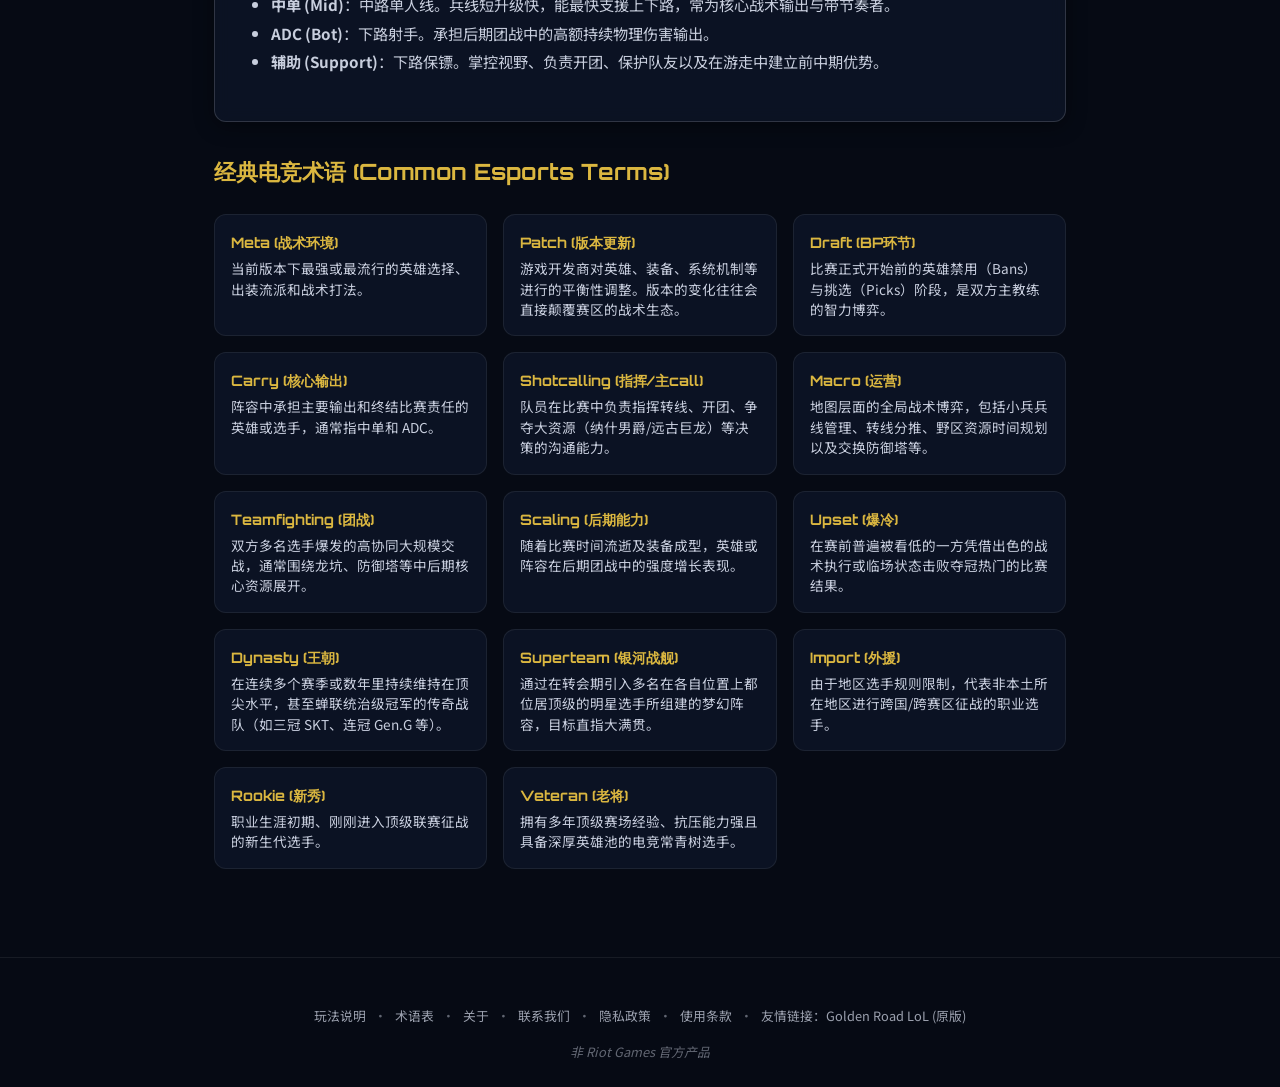
<file: glossary.html>
<!DOCTYPE html>
<html lang="zh-CN">
<head>
  <meta charset="UTF-8" />
  <meta name="viewport" content="width=device-width, initial-scale=1.0, viewport-fit=cover" />
  <title>电竞术语表 — 黄金之路 LoL | League Esports Glossary</title>
  <link rel="icon" href="data:image/svg+xml,<svg xmlns='http://www.w3.org/2000/svg' viewBox='0 0 100 100'><text y='.9em' font-size='90'>🏆</text></svg>" />
  <link rel="stylesheet" href="styles.css?v=20260625_v5" />
</head>
<body class="info-page lang-zh">

  <!-- Background Effects -->
  <div class="bg-effects" aria-hidden="true"></div>
  <div class="bg-grid" aria-hidden="true"></div>

  <!-- Header -->
  <header class="page-header">
    <a class="brand" href="index.html">🏆 <span data-i18n="app.title">黄金之路</span> LoL</a>
    <nav>
      <a href="how-to-play.html" data-i18n="footer.howtoplay">玩法说明</a>
      <a href="glossary.html" data-i18n="footer.glossary">术语表</a>
      <a href="about.html" data-i18n="footer.about">关于</a>
      <a href="contact.html" data-i18n="footer.contact">联系我们</a>
    </nav>
    <button class="lang-toggle" onclick="toggleLocalLang()">
      🌐 <span class="lang-toggle-text">EN</span>
    </button>
  </header>

  <!-- Container -->
  <main class="container">
    <a class="back-link" href="index.html">← <span data-i18n="mode.back">返回首页</span></a>

    <!-- CHINESE CONTENT -->
    <article lang="zh">
      <h1>电竞术语表 &amp; 黄金之路百科</h1>
      <p class="lead">《英雄联盟》职业电竞赛事有着自己独特的战术术语和生态圈。这篇术语表将为您拆解游戏背后模拟的各项概念，让您轻松理解为什么完成一次完美的“大满贯”黄金之路是如此困难的奇迹。</p>

      <section class="card">
        <h2>什么是黄金之路 (Golden Road)？</h2>
        <p>在英雄联盟职业赛事中，“黄金之路”通常指一支队伍在单个自然年里<strong>包揽所参加的所有主要赛事冠军</strong>。在如今的版本中，这包含了赛区的全部联赛冠军，以及季中冠军赛（MSI）和全球总决赛（Worlds）这两个重量级国际赛事的冠军。这是一项极其罕见的电竞至高神迹，即使是历史上最具统治力的队伍也极难做到。</p>
      </section>

      <section class="card">
        <h2>为什么黄金之路如此罕见？</h2>
        <p>英雄联盟职业赛场是瞬息万变的。游戏版本的调整、热门英雄的变化以及装备改动，都可能在一夜之间颠覆各个战队的实力格局。春季赛的霸主在夏季赛版本中可能无所适从。此外，国际大赛带来的对线强度骤增、时差反应、选手身心疲劳以及高强度赛程的心理压力，都让连续夺冠充满阻碍。哪怕是公认的超级银河战舰，也可能在淘汰赛被突然崛起的黑马或完美的克制套路所击败。</p>
      </section>

      <h2>主要赛区 (Major Regions)</h2>
      <div class="term-grid" style="margin-bottom: var(--space-lg);">
        <div class="term-card">
          <b>LCK</b>
          <span>韩国赛区。通常以严谨的地图运营（Macro）、顶尖的对线细节和极高的战术执行力著称。诞生了诸如 T1 (SKT)、Gen.G (SSG/LZ) 等多只传奇世界冠军战队。</span>
        </div>
        <div class="term-card">
          <b>LPL</b>
          <span>中国赛区。以频繁而激进的团战（Teamfighting）、敏锐的交战寻找机会能力和深厚的本土选手池著称。诞生过 iG, FPX, EDG 等全球总决赛冠军。</span>
        </div>
        <div class="term-card">
          <b>LEC</b>
          <span>欧洲赛区。以充满创意的套路开发、极强的战术摇摆和在国际赛场上屡创奇迹的黑马精神著称。G2 与 FNC 是其最具代表性的战队。</span>
        </div>
        <div class="term-card">
          <b>LCS</b>
          <span>北美赛区。拥有独特的赛区文化和诸多引人入胜的豪门对决，常年引入世界顶尖选手与教练。代表战队有 C9, TL, TSM 等。</span>
        </div>
      </div>

      <section class="card">
        <h2>主要赛事及选手位置</h2>
        <h3>国内联赛 & 国际大赛</h3>
        <p>国内联赛分为第一赛段（春季）、第二赛段（夏季）和第三赛段，各支战队通过季后赛决定席位。First Stand 是第一赛段后的新型国际赛。MSI（季中冠军赛）是赛季中期的重头戏，而 Worlds（全球总决赛）则是年终最具威望与含金量的终极决战。</p>
        <h3>首发位置说明</h3>
        <ul>
          <li><strong>上单 (Top)</strong>：单人线。根据版本扮演坦克前排、单带战士或输出核心角色。</li>
          <li><strong>打野 (Jungle)</strong>：游走核心。清除野怪，规划带线抓人（Gank）节奏并掌控大小龙战略资源。</li>
          <li><strong>中单 (Mid)</strong>：中路单人线。兵线短升级快，能最快支援上下路，常为核心战术输出与带节奏者。</li>
          <li><strong>ADC (Bot)</strong>：下路射手。承担后期团战中的高额持续物理伤害输出。</li>
          <li><strong>辅助 (Support)</strong>：下路保镖。掌控视野、负责开团、保护队友以及在游走中建立前中期优势。</li>
        </ul>
      </section>

      <h2>经典电竞术语 (Common Esports Terms)</h2>
      <div class="term-grid">
        <div class="term-card">
          <b>Meta (战术环境)</b>
          <span>当前版本下最强或最流行的英雄选择、出装流派和战术打法。</span>
        </div>
        <div class="term-card">
          <b>Patch (版本更新)</b>
          <span>游戏开发商对英雄、装备、系统机制等进行的平衡性调整。版本的变化往往会直接颠覆赛区的战术生态。</span>
        </div>
        <div class="term-card">
          <b>Draft (BP环节)</b>
          <span>比赛正式开始前的英雄禁用（Bans）与挑选（Picks）阶段，是双方主教练的智力博弈。</span>
        </div>
        <div class="term-card">
          <b>Carry (核心输出)</b>
          <span>阵容中承担主要输出和终结比赛责任的英雄或选手，通常指中单和 ADC。</span>
        </div>
        <div class="term-card">
          <b>Shotcalling (指挥/主call)</b>
          <span>队员在比赛中负责指挥转线、开团、争夺大资源（纳什男爵/远古巨龙）等决策的沟通能力。</span>
        </div>
        <div class="term-card">
          <b>Macro (运营)</b>
          <span>地图层面的全局战术博弈，包括小兵兵线管理、转线分推、野区资源时间规划以及交换防御塔等。</span>
        </div>
        <div class="term-card">
          <b>Teamfighting (团战)</b>
          <span>双方多名选手爆发的高协同大规模交战，通常围绕龙坑、防御塔等中后期核心资源展开。</span>
        </div>
        <div class="term-card">
          <b>Scaling (后期能力)</b>
          <span>随着比赛时间流逝及装备成型，英雄或阵容在后期团战中的强度增长表现。</span>
        </div>
        <div class="term-card">
          <b>Upset (爆冷)</b>
          <span>在赛前普遍被看低的一方凭借出色的战术执行或临场状态击败夺冠热门的比赛结果。</span>
        </div>
        <div class="term-card">
          <b>Dynasty (王朝)</b>
          <span>在连续多个赛季或数年里持续维持在顶尖水平，甚至蝉联统治级冠军的传奇战队（如三冠 SKT、连冠 Gen.G 等）。</span>
        </div>
        <div class="term-card">
          <b>Superteam (银河战舰)</b>
          <span>通过在转会期引入多名在各自位置上都位居顶级的明星选手所组建的梦幻阵容，目标直指大满贯。</span>
        </div>
        <div class="term-card">
          <b>Import (外援)</b>
          <span>由于地区选手规则限制，代表非本土所在地区进行跨国/跨赛区征战的职业选手。</span>
        </div>
        <div class="term-card">
          <b>Rookie (新秀)</b>
          <span>职业生涯初期、刚刚进入顶级联赛征战的新生代选手。</span>
        </div>
        <div class="term-card">
          <b>Veteran (老将)</b>
          <span>拥有多年顶级赛场经验、抗压能力强且具备深厚英雄池的电竞常青树选手。</span>
        </div>
      </div>
    </article>

    <!-- ENGLISH CONTENT -->
    <article lang="en">
      <h1>League Esports Glossary &amp; Golden Road Explained</h1>
      <p class="lead">League esports has its own language: regions, splits, metas, patches, roles, and international events. This guide explains the terms behind Golden Road LoL so you can understand what the game simulates and why a perfect season is so difficult.</p>

      <section class="card">
        <h2>What is the Golden Road?</h2>
        <p>In League of Legends esports, the "Golden Road" means winning every major title available in a competitive season. This includes all domestic league splits, the Mid-Season Invitational (MSI), and the season-ending World Championship (Worlds). It is the most prestigious and elusive achievement in esports history, rarely accomplished by even the most dominant dynasties.</p>
      </section>

      <section class="card">
        <h2>Why the Golden Road is so Rare</h2>
        <p> Esports metas change continuously. A team that excels on one patch might struggle after balance changes, new champion releases, or laneswap variations. Burnout, traveling exhaustion, stage pressure, and unexpected draft shifts from foreign leagues make continuous victory incredibly hard. A superteam can be completely shut down in a sudden BO5 upset by a surging underdog.</p>
      </section>

      <h2>Major Regions</h2>
      <div class="term-grid" style="margin-bottom: var(--space-lg);">
        <div class="term-card">
          <b>LCK</b>
          <span>Korea. Often associated with disciplined macro play, elite laning phase details, and some of the most decorated championship organizations (e.g., T1, Gen.G).</span>
        </div>
        <div class="term-card">
          <b>LPL</b>
          <span>China. Renowned for aggressive teamfighting, skirmish playmaking, deep talent pools, and multiple world championship titles (e.g., iG, FPX, EDG).</span>
        </div>
        <div class="term-card">
          <b>LEC</b>
          <span>Europe. Famous for creative draft innovations, laneswaps, flex picks, and historic international underdog runs (e.g., G2, Fnatic).</span>
        </div>
        <div class="term-card">
          <b>LCS</b>
          <span>North America. A long-running league with rich franchise histories, international import talent, and memorable underdog runs (e.g., Cloud9, Team Liquid).</span>
        </div>
      </div>

      <section class="card">
        <h2>Key Events &amp; Player Roles</h2>
        <h3>League Formats</h3>
        <p>Domestic splits divide the regional seasons. First Stand is a new international challenge following Split 1. MSI (Mid-Season Invitational) takes place mid-year, and Worlds (World Championship) stands as the ultimate, most prestigious end-of-year crown.</p>
        <h3>Player Roles</h3>
        <ul>
          <li><strong>Top Lane</strong>: Solo lane. Tanks, duelists, or split-push carries depending on the tactical meta.</li>
          <li><strong>Jungle</strong>: Map roamer. Clears camps, executes Ganks, and coordinates neutral objective controls (Baron/Dragons).</li>
          <li><strong>Mid Lane</strong>: Central solo lane. Quick level scaling and high map influence; typically the primary carry or playmaker.</li>
          <li><strong>ADC / Bot</strong>: Bottom lane marksman. Scales into late-game teamfights to output continuous ranged damage.</li>
          <li><strong>Support</strong>: Ranged utility/engager. Secures ward vision, initiates fights, protects the ADC, and coordinates rotations.</li>
        </ul>
      </section>

      <h2>Common Esports Terms</h2>
      <div class="term-grid">
        <div class="term-card">
          <b>Meta</b>
          <span>The strongest or most common strategies, champions, and playstyles on a given patch.</span>
        </div>
        <div class="term-card">
          <b>Patch</b>
          <span>A regular game update that changes champion stats, items, or map systems, constantly shifting the competitive landscape.</span>
        </div>
        <div class="term-card">
          <b>Draft</b>
          <span>The pre-match champion selection phase where teams pick and ban champions to implement their tactical plans.</span>
        </div>
        <div class="term-card">
          <b>Carry</b>
          <span>A player or champion expected to deal the primary share of damage and serve as the team's main win condition (typically Mid or ADC).</span>
        </div>
        <div class="term-card">
          <b>Shotcalling</b>
          <span>In-game communication that directs map rotations, fights, objective setups, and risk decisions.</span>
        </div>
        <div class="term-card">
          <b>Macro</b>
          <span>High-level strategic decisions regarding minion waves, map pressure, objective timings, and side-lane split-pushing.</span>
        </div>
        <div class="term-card">
          <b>Teamfighting</b>
          <span>Coordinated skirmishes between multiple players, typically occurring around late-game objectives like Baron Nashor or Elder Dragon.</span>
        </div>
        <div class="term-card">
          <b>Scaling</b>
          <span>How much stronger a champion or composition becomes as the match goes on and items are completed.</span>
        </div>
        <div class="term-card">
          <b>Upset</b>
          <span>A match outcome where the heavily favored team is defeated by the underdog.</span>
        </div>
        <div class="term-card">
          <b>Dynasty</b>
          <span>An organization that maintains peak elite performance and dominates championships across multiple seasons (e.g. SKT T1).</span>
        </div>
        <div class="term-card">
          <b>Superteam</b>
          <span>A roster assembled with top-tier star players in almost every position, carrying immense expectations.</span>
        </div>
        <div class="term-card">
          <b>Import</b>
          <span>A professional player competing in a league outside of their home region under residency rules.</span>
        </div>
        <div class="term-card">
          <b>Rookie</b>
          <span>A player in their initial major-league competitive season.</span>
        </div>
        <div class="term-card">
          <b>Veteran</b>
          <span>An experienced pro player with multiple seasons of high-level competitive history.</span>
        </div>
      </div>
    </article>

  </main>

  <!-- Footer -->
  <footer class="site-footer">
    <div class="footer-links">
      <a href="how-to-play.html" data-i18n="footer.howtoplay">玩法说明</a>
      <span class="footer-dot">·</span>
      <a href="glossary.html" data-i18n="footer.glossary">术语表</a>
      <span class="footer-dot">·</span>
      <a href="about.html" data-i18n="footer.about">关于</a>
      <span class="footer-dot">·</span>
      <a href="contact.html" data-i18n="footer.contact">联系我们</a>
      <span class="footer-dot">·</span>
      <a href="privacy.html" data-i18n="footer.privacy">隐私政策</a>
      <span class="footer-dot">·</span>
      <a href="terms.html" data-i18n="footer.terms">使用条款</a>
      <span class="footer-dot">·</span>
      <a href="https://goldenroadlol.com/" target="_blank" rel="noopener" data-i18n="footer.friendlink">友情链接：Golden Road LoL (原版)</a>
    </div>
    <span class="footer-disc" data-i18n="footer.disclaimer">非 Riot Games 官方产品</span>
  </footer>

  <script src="i18n.js"></script>
  <script>
    function updateLanguage() {
      const lang = I18N.getLang();
      document.documentElement.lang = lang === 'zh' ? 'zh-CN' : 'en';
      document.body.className = 'info-page lang-' + lang;
      
      I18N.applyAll();
      
      const langTextEl = document.querySelector('.lang-toggle-text');
      if (langTextEl) {
        langTextEl.textContent = lang === 'zh' ? 'EN' : '中文';
      }
    }

    function toggleLocalLang() {
      I18N.toggleLang();
      updateLanguage();
    }

    document.addEventListener('langchange', updateLanguage);
    document.addEventListener('DOMContentLoaded', updateLanguage);
  </script>
</body>
</html>
</file>
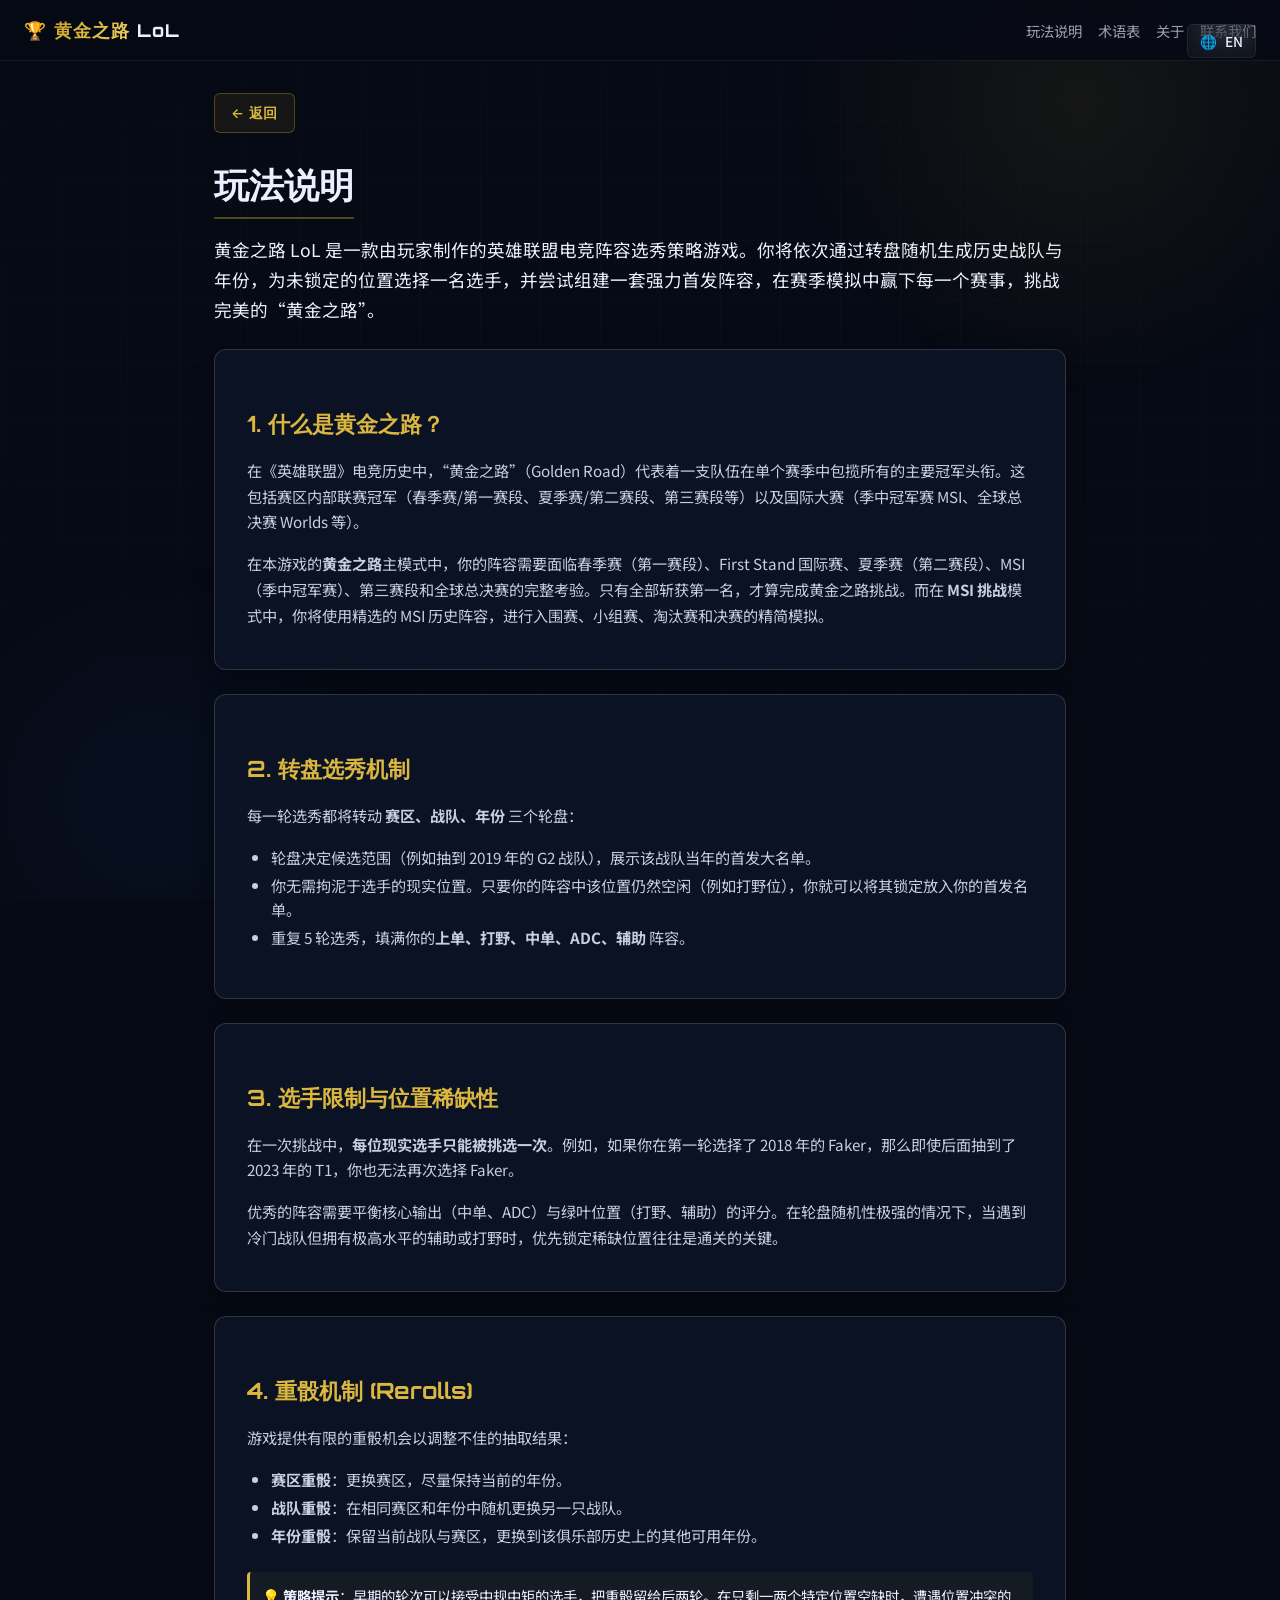
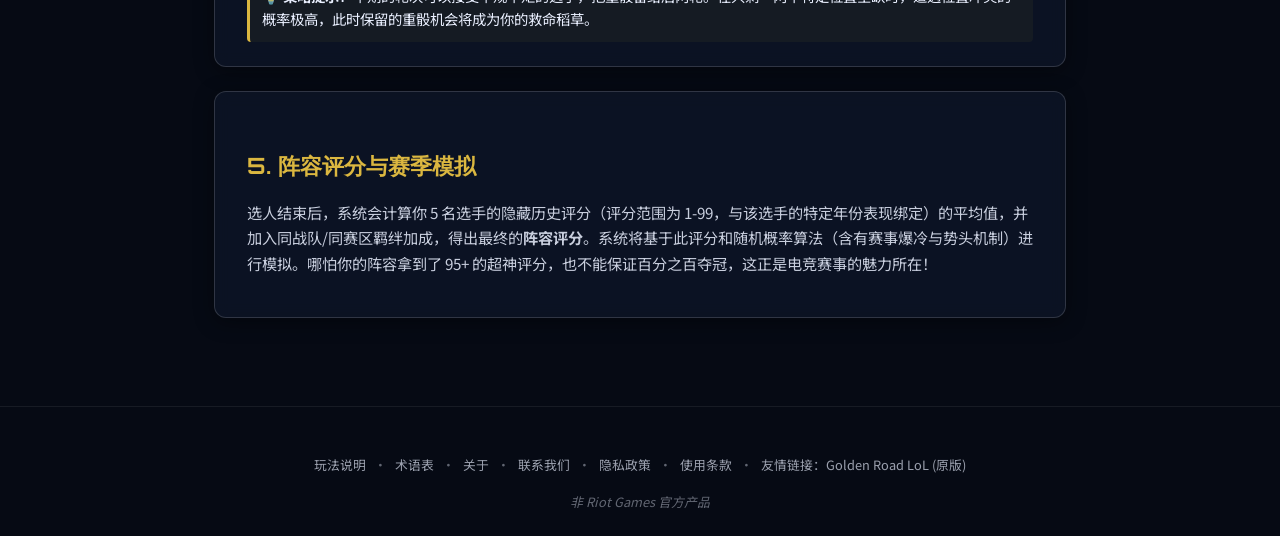
<file: how-to-play.html>
<!DOCTYPE html>
<html lang="zh-CN">
<head>
  <meta charset="UTF-8" />
  <meta name="viewport" content="width=device-width, initial-scale=1.0, viewport-fit=cover" />
  <title>玩法说明 — 黄金之路 LoL | How to Play Golden Road LoL</title>
  <link rel="icon" href="data:image/svg+xml,<svg xmlns='http://www.w3.org/2000/svg' viewBox='0 0 100 100'><text y='.9em' font-size='90'>🏆</text></svg>" />
  <link rel="stylesheet" href="styles.css?v=20260625_v5" />
</head>
<body class="info-page lang-zh">

  <!-- Background Effects -->
  <div class="bg-effects" aria-hidden="true"></div>
  <div class="bg-grid" aria-hidden="true"></div>

  <!-- Header -->
  <header class="page-header">
    <a class="brand" href="index.html">🏆 <span data-i18n="app.title">黄金之路</span> LoL</a>
    <nav>
      <a href="how-to-play.html" data-i18n="footer.howtoplay">玩法说明</a>
      <a href="glossary.html" data-i18n="footer.glossary">术语表</a>
      <a href="about.html" data-i18n="footer.about">关于</a>
      <a href="contact.html" data-i18n="footer.contact">联系我们</a>
    </nav>
    <button class="lang-toggle" onclick="toggleLocalLang()">
      🌐 <span class="lang-toggle-text">EN</span>
    </button>
  </header>

  <!-- Container -->
  <main class="container">
    <a class="back-link" href="index.html">← <span data-i18n="mode.back">返回首页</span></a>

    <!-- CHINESE CONTENT -->
    <article lang="zh">
      <h1>玩法说明</h1>
      <p class="lead">黄金之路 LoL 是一款由玩家制作的英雄联盟电竞阵容选秀策略游戏。你将依次通过转盘随机生成历史战队与年份，为未锁定的位置选择一名选手，并尝试组建一套强力首发阵容，在赛季模拟中赢下每一个赛事，挑战完美的“黄金之路”。</p>

      <section class="card">
        <h2>1. 什么是黄金之路？</h2>
        <p>在《英雄联盟》电竞历史中，“黄金之路”（Golden Road）代表着一支队伍在单个赛季中包揽所有的主要冠军头衔。这包括赛区内部联赛冠军（春季赛/第一赛段、夏季赛/第二赛段、第三赛段等）以及国际大赛（季中冠军赛 MSI、全球总决赛 Worlds 等）。</p>
        <p>在本游戏的<strong>黄金之路</strong>主模式中，你的阵容需要面临春季赛（第一赛段）、First Stand 国际赛、夏季赛（第二赛段）、MSI（季中冠军赛）、第三赛段和全球总决赛的完整考验。只有全部斩获第一名，才算完成黄金之路挑战。而在 <strong>MSI 挑战</strong>模式中，你将使用精选的 MSI 历史阵容，进行入围赛、小组赛、淘汰赛和决赛的精简模拟。</p>
      </section>

      <section class="card">
        <h2>2. 转盘选秀机制</h2>
        <p>每一轮选秀都将转动 <strong>赛区、战队、年份</strong> 三个轮盘：</p>
        <ul>
          <li>轮盘决定候选范围（例如抽到 2019 年的 G2 战队），展示该战队当年的首发大名单。</li>
          <li>你无需拘泥于选手的现实位置。只要你的阵容中该位置仍然空闲（例如打野位），你就可以将其锁定放入你的首发名单。</li>
          <li>重复 5 轮选秀，填满你的<strong>上单、打野、中单、ADC、辅助</strong> 阵容。</li>
        </ul>
      </section>

      <section class="card">
        <h2>3. 选手限制与位置稀缺性</h2>
        <p>在一次挑战中，<strong>每位现实选手只能被挑选一次</strong>。例如，如果你在第一轮选择了 2018 年的 Faker，那么即使后面抽到了 2023 年的 T1，你也无法再次选择 Faker。</p>
        <p>优秀的阵容需要平衡核心输出（中单、ADC）与绿叶位置（打野、辅助）的评分。在轮盘随机性极强的情况下，当遇到冷门战队但拥有极高水平的辅助或打野时，优先锁定稀缺位置往往是通关的关键。</p>
      </section>

      <section class="card">
        <h2>4. 重骰机制 (Rerolls)</h2>
        <p>游戏提供有限的重骰机会以调整不佳的抽取结果：</p>
        <ul>
          <li><strong>赛区重骰</strong>：更换赛区，尽量保持当前的年份。</li>
          <li><strong>战队重骰</strong>：在相同赛区和年份中随机更换另一只战队。</li>
          <li><strong>年份重骰</strong>：保留当前战队与赛区，更换到该俱乐部历史上的其他可用年份。</li>
        </ul>
        <div style="margin-top: 15px; padding: 12px; background: rgba(219, 183, 64, 0.05); border-left: 3px solid var(--gold-mid); border-radius: 4px; font-size: 0.9rem;">
          <strong>💡 策略提示</strong>：早期的轮次可以接受中规中矩的选手，把重骰留给后两轮。在只剩一两个特定位置空缺时，遭遇位置冲突的概率极高，此时保留的重骰机会将成为你的救命稻草。
        </div>
      </section>

      <section class="card">
        <h2>5. 阵容评分与赛季模拟</h2>
        <p>选人结束后，系统会计算你 5 名选手的隐藏历史评分（评分范围为 1-99，与该选手的特定年份表现绑定）的平均值，并加入同战队/同赛区羁绊加成，得出最终的<strong>阵容评分</strong>。系统将基于此评分和随机概率算法（含有赛事爆冷与势头机制）进行模拟。哪怕你的阵容拿到了 95+ 的超神评分，也不能保证百分之百夺冠，这正是电竞赛事的魅力所在！</p>
      </section>
    </article>

    <!-- ENGLISH CONTENT -->
    <article lang="en">
      <h1>How to Play</h1>
      <p class="lead">Golden Road LoL is a fan-made League of Legends esports roster-building strategy game. Spin wheels to randomly select a historical team and season, draft a player for an open role, and try to build a 5-man roster strong enough to win every championship in a simulated season.</p>

      <section class="card">
        <h2>1. What is the Golden Road?</h2>
        <p>In League of Legends esports, the "Golden Road" represents the ultimate achievement of winning every major title available in a competitive season. This includes domestic league splits and international tournaments (MSI and Worlds).</p>
        <p>In the main <strong>Golden Road</strong> mode, your team will compete in Split 1, First Stand, Split 2, MSI, Split 3, and Worlds. To succeed, your roster must finish first at all 6 stops. The <strong>MSI Challenge</strong> mode focuses on memorable MSI rosters from 2015 to 2026, running a shorter tournament simulation: Play-In, Group Stage, Knockouts, and Final.</p>
      </section>

      <section class="card">
        <h2>2. The Wheel Draft System</h2>
        <p>Each drafting round spins three wheels: <strong>Region, Team, and Year</strong>.</p>
        <ul>
          <li>The wheels stop on a specific team-season (e.g., 2019 G2), showing that year's starting roster.</li>
          <li>You are not forced to draft players into their real-life positions. As long as a position is open on your fantasy lineup, you can assign any player from the roll to it.</li>
          <li>Repeat this for 5 rounds to fill all positions: <strong>Top, Jungle, Mid, ADC, and Support</strong>.</li>
        </ul>
      </section>

      <section class="card">
        <h2>3. Player Limitations &amp; Role Scarcity</h2>
        <p>Each real player can only be drafted <strong>once per run</strong>. For example, if you draft 2018 Faker, he becomes unavailable later even if another team-year with Faker appears on the wheels.</p>
        <p>Strong drafts balance star carries (Mid/ADC) with crucial "glue" roles (Jungle/Support). Since rolls are random, recognizing a highly-rated Support or Jungler from a lesser-known team-year is often the key to surviving the season.</p>
      </section>

      <section class="card">
        <h2>4. Using Rerolls</h2>
        <p>You have limited rerolls to save your draft from difficult combinations:</p>
        <ul>
          <li><strong>Region Reroll</strong>: Changes the region, trying to maintain the current year.</li>
          <li><strong>Team Reroll</strong>: Picks another team from the same region and year.</li>
          <li><strong>Year Reroll</strong>: Keeps the team and region, moving to another valid historical year for that organization.</li>
        </ul>
        <div style="margin-top: 15px; padding: 12px; background: rgba(45, 108, 223, 0.05); border-left: 3px solid var(--blue-accent); border-radius: 4px; font-size: 0.9rem;">
          <strong>💡 Strategy Tip</strong>: Accept decent early drafts and save your rerolls. When you have only one or two open slots left, you are highly susceptible to role blocks, making saved rerolls crucial for survival.
        </div>
      </section>

      <section class="card">
        <h2>5. Team Rating &amp; Simulation</h2>
        <p>Once your roster is complete, the game averages the players' hidden historical ratings (1-99, based on their performance in that specific year) and applies synergy bonuses (same team or region familiarity) to generate a final <strong>Team Rating</strong>. The simulation engine calculates tournament outcomes using opponent strength and momentum logic. Even a 95+ rated superteam can suffer upsets, capturing the true spirit of esports!</p>
      </section>
    </article>

  </main>

  <!-- Footer -->
  <footer class="site-footer">
    <div class="footer-links">
      <a href="how-to-play.html" data-i18n="footer.howtoplay">玩法说明</a>
      <span class="footer-dot">·</span>
      <a href="glossary.html" data-i18n="footer.glossary">术语表</a>
      <span class="footer-dot">·</span>
      <a href="about.html" data-i18n="footer.about">关于</a>
      <span class="footer-dot">·</span>
      <a href="contact.html" data-i18n="footer.contact">联系我们</a>
      <span class="footer-dot">·</span>
      <a href="privacy.html" data-i18n="footer.privacy">隐私政策</a>
      <span class="footer-dot">·</span>
      <a href="terms.html" data-i18n="footer.terms">使用条款</a>
      <span class="footer-dot">·</span>
      <a href="https://goldenroadlol.com/" target="_blank" rel="noopener" data-i18n="footer.friendlink">友情链接：Golden Road LoL (原版)</a>
    </div>
    <span class="footer-disc" data-i18n="footer.disclaimer">非 Riot Games 官方产品</span>
  </footer>

  <script src="i18n.js"></script>
  <script>
    function updateLanguage() {
      const lang = I18N.getLang();
      document.documentElement.lang = lang === 'zh' ? 'zh-CN' : 'en';
      document.body.className = 'info-page lang-' + lang;
      
      I18N.applyAll();
      
      const langTextEl = document.querySelector('.lang-toggle-text');
      if (langTextEl) {
        langTextEl.textContent = lang === 'zh' ? 'EN' : '中文';
      }
    }

    function toggleLocalLang() {
      I18N.toggleLang();
      updateLanguage();
    }

    document.addEventListener('langchange', updateLanguage);
    document.addEventListener('DOMContentLoaded', updateLanguage);
  </script>
</body>
</html>
</file>
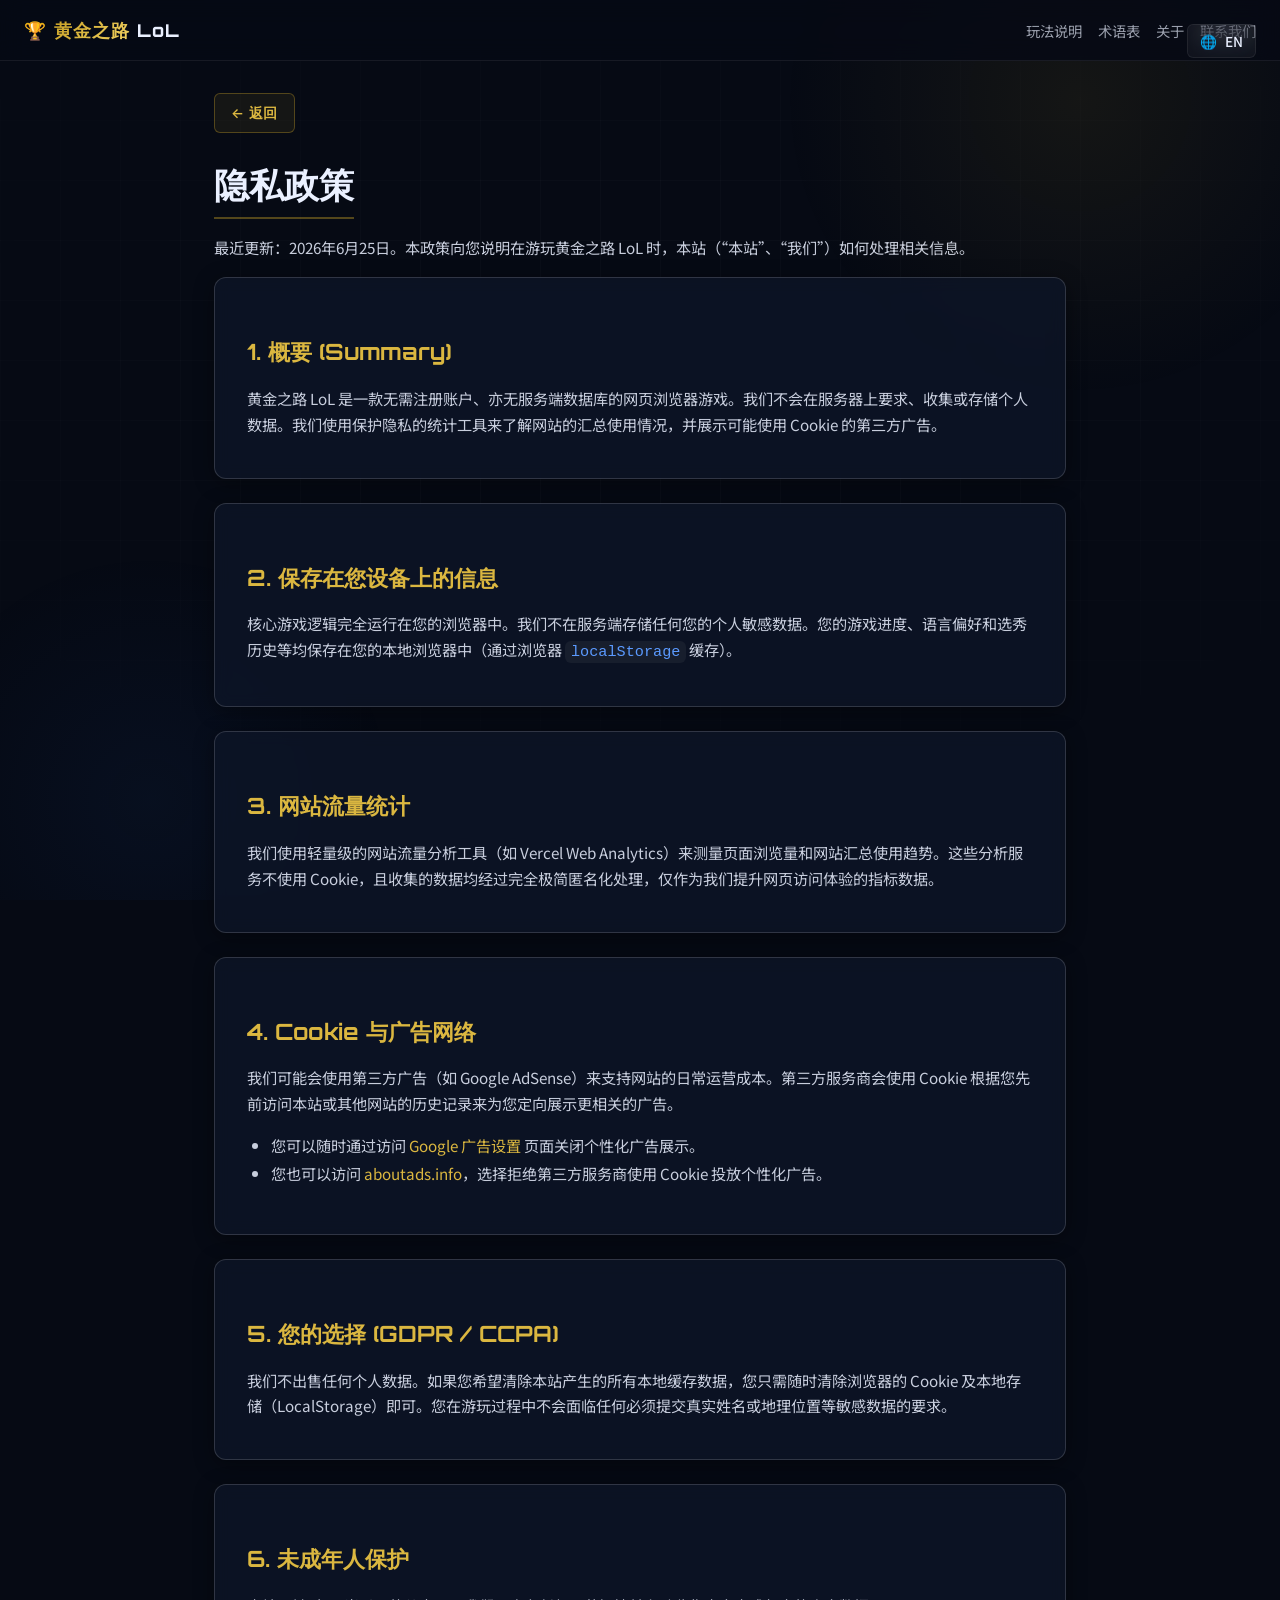
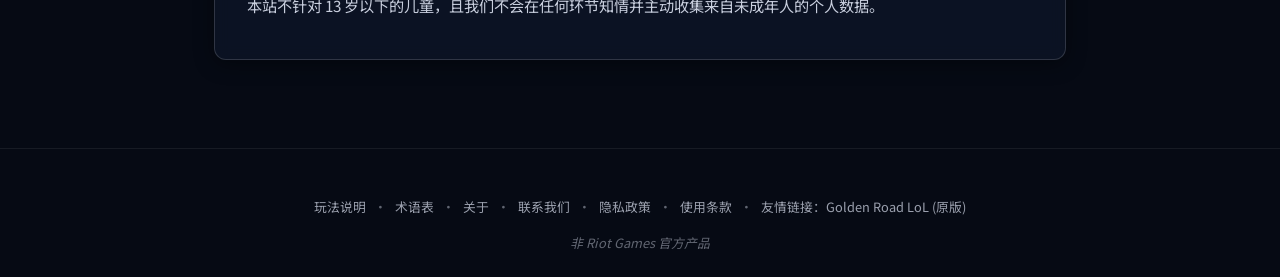
<file: privacy.html>
<!DOCTYPE html>
<html lang="zh-CN">
<head>
  <meta charset="UTF-8" />
  <meta name="viewport" content="width=device-width, initial-scale=1.0, viewport-fit=cover" />
  <title>隐私政策 — 黄金之路 LoL | Privacy Policy Golden Road LoL</title>
  <link rel="icon" href="data:image/svg+xml,<svg xmlns='http://www.w3.org/2000/svg' viewBox='0 0 100 100'><text y='.9em' font-size='90'>🏆</text></svg>" />
  <link rel="stylesheet" href="styles.css?v=20260625_v5" />
</head>
<body class="info-page lang-zh">

  <!-- Background Effects -->
  <div class="bg-effects" aria-hidden="true"></div>
  <div class="bg-grid" aria-hidden="true"></div>

  <!-- Header -->
  <header class="page-header">
    <a class="brand" href="index.html">🏆 <span data-i18n="app.title">黄金之路</span> LoL</a>
    <nav>
      <a href="how-to-play.html" data-i18n="footer.howtoplay">玩法说明</a>
      <a href="glossary.html" data-i18n="footer.glossary">术语表</a>
      <a href="about.html" data-i18n="footer.about">关于</a>
      <a href="contact.html" data-i18n="footer.contact">联系我们</a>
    </nav>
    <button class="lang-toggle" onclick="toggleLocalLang()">
      🌐 <span class="lang-toggle-text">EN</span>
    </button>
  </header>

  <!-- Container -->
  <main class="container">
    <a class="back-link" href="index.html">← <span data-i18n="mode.back">返回首页</span></a>

    <!-- CHINESE CONTENT -->
    <article lang="zh">
      <h1>隐私政策</h1>
      <p class="muted">最近更新：2026年6月25日。本政策向您说明在游玩黄金之路 LoL 时，本站（“本站”、“我们”）如何处理相关信息。</p>

      <section class="card">
        <h2>1. 概要 (Summary)</h2>
        <p>黄金之路 LoL 是一款无需注册账户、亦无服务端数据库的网页浏览器游戏。我们不会在服务器上要求、收集或存储个人数据。我们使用保护隐私的统计工具来了解网站的汇总使用情况，并展示可能使用 Cookie 的第三方广告。</p>
      </section>

      <section class="card">
        <h2>2. 保存在您设备上的信息</h2>
        <p>核心游戏逻辑完全运行在您的浏览器中。我们不在服务端存储任何您的个人敏感数据。您的游戏进度、语言偏好和选秀历史等均保存在您的本地浏览器中（通过浏览器 <code>localStorage</code> 缓存）。</p>
      </section>

      <section class="card">
        <h2>3. 网站流量统计</h2>
        <p>我们使用轻量级的网站流量分析工具（如 Vercel Web Analytics）来测量页面浏览量和网站汇总使用趋势。这些分析服务不使用 Cookie，且收集的数据均经过完全极简匿名化处理，仅作为我们提升网页访问体验的指标数据。</p>
      </section>

      <section class="card">
        <h2>4. Cookie 与广告网络</h2>
        <p>我们可能会使用第三方广告（如 Google AdSense）来支持网站的日常运营成本。第三方服务商会使用 Cookie 根据您先前访问本站或其他网站的历史记录来为您定向展示更相关的广告。</p>
        <ul>
          <li>您可以随时通过访问 <a href="https://adssettings.google.com" target="_blank" rel="noopener">Google 广告设置</a> 页面关闭个性化广告展示。</li>
          <li>您也可以访问 <a href="https://www.aboutads.info" target="_blank" rel="noopener">aboutads.info</a>，选择拒绝第三方服务商使用 Cookie 投放个性化广告。</li>
        </ul>
      </section>

      <section class="card">
        <h2>5. 您的选择 (GDPR / CCPA)</h2>
        <p>我们不出售任何个人数据。如果您希望清除本站产生的所有本地缓存数据，您只需随时清除浏览器的 Cookie 及本地存储（LocalStorage）即可。您在游玩过程中不会面临任何必须提交真实姓名或地理位置等敏感数据的要求。</p>
      </section>

      <section class="card">
        <h2>6. 未成年人保护</h2>
        <p>本站不针对 13 岁以下的儿童，且我们不会在任何环节知情并主动收集来自未成年人的个人数据。</p>
      </section>
    </article>

    <!-- ENGLISH CONTENT -->
    <article lang="en">
      <h1>Privacy Policy</h1>
      <p class="muted">Last updated: June 25, 2026. This policy explains how goldenroadlol.com (“the Site”, “we”) handles information when you play Golden Road LoL.</p>

      <section class="card">
        <h2>1. Summary</h2>
        <p>Golden Road LoL is a free browser game with no user accounts and no server-side database. We do not ask for, collect, or store personal information on our servers. We use privacy-friendly analytics to understand aggregate site usage, and we display third-party advertising, which may use cookies as described below.</p>
      </section>

      <section class="card">
        <h2>2. Information Stored on Your Device</h2>
        <p>The core game runs entirely in your browser. We do not use server-side storage for personal information. Your game state, language preference, and draft history are stored locally in your browser (via browser <code>localStorage</code>).</p>
      </section>

      <section class="card">
        <h2>3. Analytics</h2>
        <p>We use lightweight web analytics tools (such as Vercel Web Analytics) to measure page views and aggregate usage trends. These analytics services do not use cookies and are designed to store fully anonymized metrics.</p>
      </section>

      <section class="card">
        <h2>4. Cookies and Advertising</h2>
        <p>We use advertising networks (such as Google AdSense) to show third-party ads. Third-party vendors use cookies to serve ads based on your prior visits to this and other websites on the Internet.</p>
        <ul>
          <li>You may opt out of personalized advertising by visiting the <a href="https://adssettings.google.com" target="_blank" rel="noopener">Google Ads Settings</a> page.</li>
          <li>You can also opt out of some third-party vendors’ use of cookies for personalized advertising by visiting <a href="https://www.aboutads.info" target="_blank" rel="noopener">aboutads.info</a>.</li>
        </ul>
      </section>

      <section class="card">
        <h2>5. Your Choices (GDPR / CCPA compliant)</h2>
        <p>We do not sell personal information. Because we do not collect personal information on our servers, most requests can be fully satisfied by clearing your local browser storage and adjusting the ad-personalization settings linked above.</p>
      </section>

      <section class="card">
        <h2>6. Children's Privacy</h2>
        <p>This Site is not directed to children under the age of 13, and we do not knowingly collect personal information from them.</p>
      </section>
    </article>

  </main>

  <!-- Footer -->
  <footer class="site-footer">
    <div class="footer-links">
      <a href="how-to-play.html" data-i18n="footer.howtoplay">玩法说明</a>
      <span class="footer-dot">·</span>
      <a href="glossary.html" data-i18n="footer.glossary">术语表</a>
      <span class="footer-dot">·</span>
      <a href="about.html" data-i18n="footer.about">关于</a>
      <span class="footer-dot">·</span>
      <a href="contact.html" data-i18n="footer.contact">联系我们</a>
      <span class="footer-dot">·</span>
      <a href="privacy.html" data-i18n="footer.privacy">隐私政策</a>
      <span class="footer-dot">·</span>
      <a href="terms.html" data-i18n="footer.terms">使用条款</a>
      <span class="footer-dot">·</span>
      <a href="https://goldenroadlol.com/" target="_blank" rel="noopener" data-i18n="footer.friendlink">友情链接：Golden Road LoL (原版)</a>
    </div>
    <span class="footer-disc" data-i18n="footer.disclaimer">非 Riot Games 官方产品</span>
  </footer>

  <script src="i18n.js"></script>
  <script>
    function updateLanguage() {
      const lang = I18N.getLang();
      document.documentElement.lang = lang === 'zh' ? 'zh-CN' : 'en';
      document.body.className = 'info-page lang-' + lang;
      
      I18N.applyAll();
      
      const langTextEl = document.querySelector('.lang-toggle-text');
      if (langTextEl) {
        langTextEl.textContent = lang === 'zh' ? 'EN' : '中文';
      }
    }

    function toggleLocalLang() {
      I18N.toggleLang();
      updateLanguage();
    }

    document.addEventListener('langchange', updateLanguage);
    document.addEventListener('DOMContentLoaded', updateLanguage);
  </script>
</body>
</html>
</file>
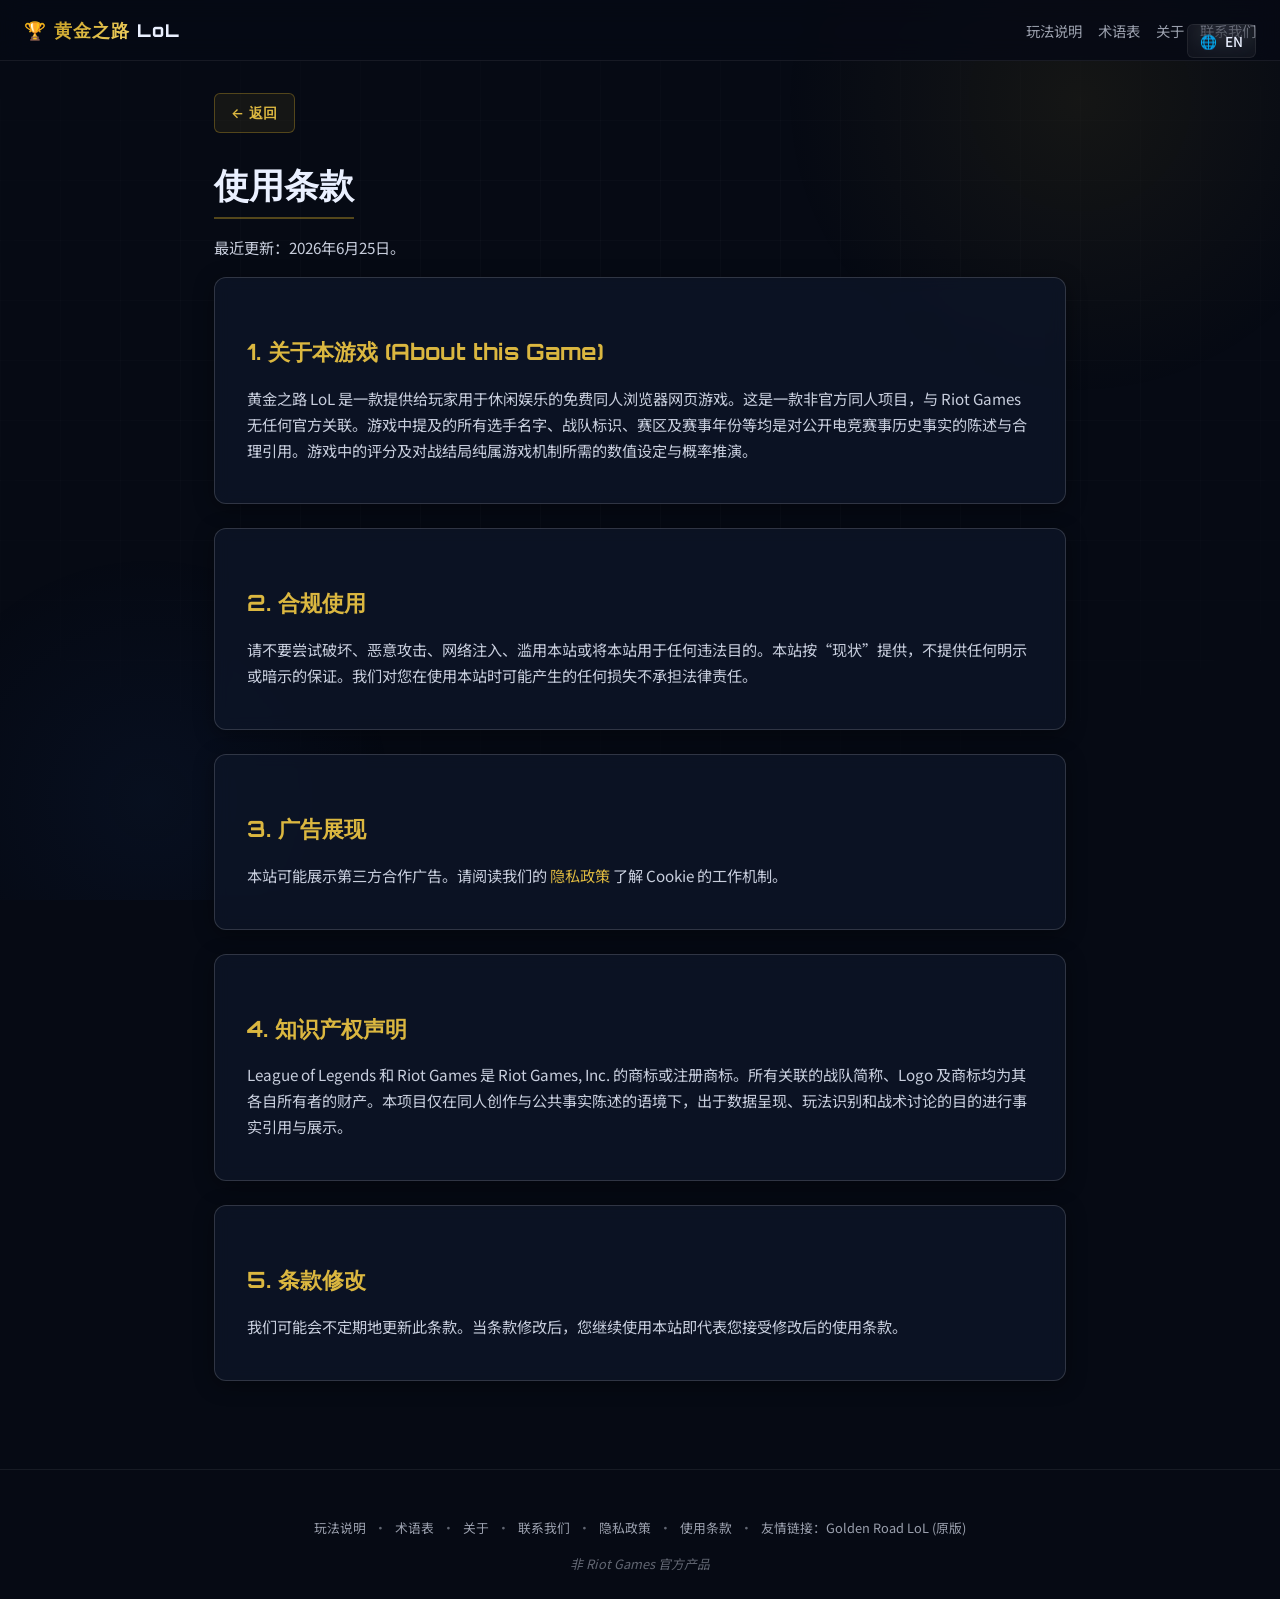
<file: terms.html>
<!DOCTYPE html>
<html lang="zh-CN">
<head>
  <meta charset="UTF-8" />
  <meta name="viewport" content="width=device-width, initial-scale=1.0, viewport-fit=cover" />
  <title>使用条款 — 黄金之路 LoL | Terms of Use Golden Road LoL</title>
  <link rel="icon" href="data:image/svg+xml,<svg xmlns='http://www.w3.org/2000/svg' viewBox='0 0 100 100'><text y='.9em' font-size='90'>🏆</text></svg>" />
  <link rel="stylesheet" href="styles.css?v=20260625_v5" />
</head>
<body class="info-page lang-zh">

  <!-- Background Effects -->
  <div class="bg-effects" aria-hidden="true"></div>
  <div class="bg-grid" aria-hidden="true"></div>

  <!-- Header -->
  <header class="page-header">
    <a class="brand" href="index.html">🏆 <span data-i18n="app.title">黄金之路</span> LoL</a>
    <nav>
      <a href="how-to-play.html" data-i18n="footer.howtoplay">玩法说明</a>
      <a href="glossary.html" data-i18n="footer.glossary">术语表</a>
      <a href="about.html" data-i18n="footer.about">关于</a>
      <a href="contact.html" data-i18n="footer.contact">联系我们</a>
    </nav>
    <button class="lang-toggle" onclick="toggleLocalLang()">
      🌐 <span class="lang-toggle-text">EN</span>
    </button>
  </header>

  <!-- Container -->
  <main class="container">
    <a class="back-link" href="index.html">← <span data-i18n="mode.back">返回首页</span></a>

    <!-- CHINESE CONTENT -->
    <article lang="zh">
      <h1>使用条款</h1>
      <p class="muted">最近更新：2026年6月25日。</p>

      <section class="card">
        <h2>1. 关于本游戏 (About this Game)</h2>
        <p>黄金之路 LoL 是一款提供给玩家用于休闲娱乐的免费同人浏览器网页游戏。这是一款非官方同人项目，与 Riot Games 无任何官方关联。游戏中提及的所有选手名字、战队标识、赛区及赛事年份等均是对公开电竞赛事历史事实的陈述与合理引用。游戏中的评分及对战结局纯属游戏机制所需的数值设定与概率推演。</p>
      </section>

      <section class="card">
        <h2>2. 合规使用</h2>
        <p>请不要尝试破坏、恶意攻击、网络注入、滥用本站或将本站用于任何违法目的。本站按“现状”提供，不提供任何明示或暗示的保证。我们对您在使用本站时可能产生的任何损失不承担法律责任。</p>
      </section>

      <section class="card">
        <h2>3. 广告展现</h2>
        <p>本站可能展示第三方合作广告。请阅读我们的 <a href="privacy.html">隐私政策</a> 了解 Cookie 的工作机制。</p>
      </section>

      <section class="card">
        <h2>4. 知识产权声明</h2>
        <p>League of Legends 和 Riot Games 是 Riot Games, Inc. 的商标或注册商标。所有关联的战队简称、Logo 及商标均为其各自所有者的财产。本项目仅在同人创作与公共事实陈述的语境下，出于数据呈现、玩法识别和战术讨论的目的进行事实引用与展示。</p>
      </section>

      <section class="card">
        <h2>5. 条款修改</h2>
        <p>我们可能会不定期地更新此条款。当条款修改后，您继续使用本站即代表您接受修改后的使用条款。</p>
      </section>
    </article>

    <!-- ENGLISH CONTENT -->
    <article lang="en">
      <h1>Terms of Use</h1>
      <p class="muted">Last updated: June 25, 2026.</p>

      <section class="card">
        <h2>1. About this Game</h2>
        <p>Golden Road LoL is a free, fan-made browser game provided for entertainment. It is an unofficial project and is not affiliated with, authorized, or sponsored by Riot Games, Inc. Player names, team names, and years referenced in the game are factual references to public esports history; ratings and outcomes are fictional estimates for gameplay only.</p>
      </section>

      <section class="card">
        <h2>2. Acceptable Use</h2>
        <p>Please don’t attempt to disrupt, exploit, or misuse the Site, or use it in any unlawful way. The Site is provided “as is”, without warranties of any kind. We are not liable for any damages arising from your use of the Site.</p>
      </section>

      <section class="card">
        <h2>3. Advertising</h2>
        <p>The Site displays third-party advertising. See our <a href="privacy.html">Privacy Policy</a> to understand how cookies and advertising work.</p>
      </section>

      <section class="card">
        <h2>4. Intellectual Property</h2>
        <p>League of Legends and Riot Games are trademarks or registered trademarks of Riot Games, Inc. All associated names, logos, and marks are the property of their respective owners. This project uses them only for identification and commentary in a fan context.</p>
      </section>

      <section class="card">
        <h2>5. Changes to the Terms</h2>
        <p>We may update these terms from time to time. Your continued use of the Site after any updates constitutes your acceptance of the new Terms of Use.</p>
      </section>
    </article>

  </main>

  <!-- Footer -->
  <footer class="site-footer">
    <div class="footer-links">
      <a href="how-to-play.html" data-i18n="footer.howtoplay">玩法说明</a>
      <span class="footer-dot">·</span>
      <a href="glossary.html" data-i18n="footer.glossary">术语表</a>
      <span class="footer-dot">·</span>
      <a href="about.html" data-i18n="footer.about">关于</a>
      <span class="footer-dot">·</span>
      <a href="contact.html" data-i18n="footer.contact">联系我们</a>
      <span class="footer-dot">·</span>
      <a href="privacy.html" data-i18n="footer.privacy">隐私政策</a>
      <span class="footer-dot">·</span>
      <a href="terms.html" data-i18n="footer.terms">使用条款</a>
      <span class="footer-dot">·</span>
      <a href="https://goldenroadlol.com/" target="_blank" rel="noopener" data-i18n="footer.friendlink">友情链接：Golden Road LoL (原版)</a>
    </div>
    <span class="footer-disc" data-i18n="footer.disclaimer">非 Riot Games 官方产品</span>
  </footer>

  <script src="i18n.js"></script>
  <script>
    function updateLanguage() {
      const lang = I18N.getLang();
      document.documentElement.lang = lang === 'zh' ? 'zh-CN' : 'en';
      document.body.className = 'info-page lang-' + lang;
      
      I18N.applyAll();
      
      const langTextEl = document.querySelector('.lang-toggle-text');
      if (langTextEl) {
        langTextEl.textContent = lang === 'zh' ? 'EN' : '中文';
      }
    }

    function toggleLocalLang() {
      I18N.toggleLang();
      updateLanguage();
    }

    document.addEventListener('langchange', updateLanguage);
    document.addEventListener('DOMContentLoaded', updateLanguage);
  </script>
</body>
</html>
</file>
<file: styles.css>
/* ========================================
   styles.css — Golden Road LoL 黄金之路
   Premium dark theme with gold accents
   ======================================== */

/* ---------- Fonts ---------- */
@import url('https://fonts.googleapis.com/css2?family=Inter:wght@300;400;500;600;700;800;900&family=Noto+Sans+SC:wght@300;400;500;700;900&family=Orbitron:wght@400;500;600;700;800;900&display=swap');

/* ---------- CSS Custom Properties ---------- */
:root {
  /* Colors */
  --bg-primary: #060a14;
  --bg-secondary: #0c1220;
  --bg-card: rgba(14, 22, 40, 0.75);
  --bg-card-hover: rgba(20, 30, 56, 0.85);
  --bg-glass: rgba(255, 255, 255, 0.04);
  --bg-glass-hover: rgba(255, 255, 255, 0.08);

  --gold-start: #c9a227;
  --gold-mid: #dbb740;
  --gold-end: #f0d060;
  --gold-glow: rgba(201, 162, 39, 0.4);
  --gold-gradient: linear-gradient(135deg, var(--gold-start), var(--gold-end));

  --blue-accent: #2d6cdf;
  --blue-glow: rgba(45, 108, 223, 0.3);
  --blue-light: #5b9aff;

  --text-primary: #eaf0ff;
  --text-secondary: rgba(234, 240, 255, 0.65);
  --text-muted: rgba(234, 240, 255, 0.4);

  --border-subtle: rgba(255, 255, 255, 0.07);
  --border-gold: rgba(201, 162, 39, 0.4);

  --success: #34d399;
  --danger: #f87171;
  --warning: #fbbf24;

  /* Spacing */
  --space-xs: 4px;
  --space-sm: 8px;
  --space-md: 16px;
  --space-lg: 24px;
  --space-xl: 32px;
  --space-2xl: 48px;
  --space-3xl: 64px;

  /* Radius */
  --radius-sm: 6px;
  --radius-md: 12px;
  --radius-lg: 20px;
  --radius-xl: 28px;
  --radius-full: 9999px;

  /* Shadows */
  --shadow-sm: 0 2px 8px rgba(0,0,0,0.3);
  --shadow-md: 0 4px 20px rgba(0,0,0,0.4);
  --shadow-lg: 0 8px 40px rgba(0,0,0,0.5);
  --shadow-gold: 0 0 30px var(--gold-glow);
  --shadow-blue: 0 0 30px var(--blue-glow);

  /* Transitions */
  --transition-fast: 0.15s ease;
  --transition-normal: 0.3s ease;
  --transition-slow: 0.5s ease;

  /* Font */
  --font-display: 'Orbitron', 'Inter', sans-serif;
  --font-body: 'Inter', 'Noto Sans SC', -apple-system, BlinkMacSystemFont, sans-serif;
  --font-zh: 'Noto Sans SC', 'PingFang SC', 'Microsoft YaHei', sans-serif;
}

/* ---------- Reset ---------- */
*, *::before, *::after {
  margin: 0;
  padding: 0;
  box-sizing: border-box;
}

html {
  font-size: 16px;
  scroll-behavior: smooth;
  -webkit-font-smoothing: antialiased;
  -moz-osx-font-smoothing: grayscale;
}

body {
  font-family: var(--font-body);
  background: var(--bg-primary);
  color: var(--text-primary);
  min-height: 100vh;
  overflow-x: hidden;
  line-height: 1.6;
}

/* Set Chinese font when lang=zh */
html[lang="zh-CN"] body {
  font-family: var(--font-zh);
}

a {
  color: var(--gold-mid);
  text-decoration: none;
  transition: color var(--transition-fast);
}
a:hover {
  color: var(--gold-end);
}

button {
  font-family: inherit;
  cursor: pointer;
  border: none;
  outline: none;
  background: none;
  color: inherit;
}

/* ---------- Background Effects ---------- */
.bg-effects {
  position: fixed;
  inset: 0;
  z-index: 0;
  pointer-events: none;
  overflow: hidden;
}

.bg-effects::before {
  content: '';
  position: absolute;
  width: 600px;
  height: 600px;
  border-radius: 50%;
  background: radial-gradient(circle, rgba(201, 162, 39, 0.08), transparent 70%);
  top: -200px;
  right: -100px;
  animation: float-glow 12s ease-in-out infinite;
}

.bg-effects::after {
  content: '';
  position: absolute;
  width: 500px;
  height: 500px;
  border-radius: 50%;
  background: radial-gradient(circle, rgba(45, 108, 223, 0.06), transparent 70%);
  bottom: -150px;
  left: -100px;
  animation: float-glow 15s ease-in-out infinite reverse;
}

@keyframes float-glow {
  0%, 100% { transform: translate(0, 0) scale(1); }
  33% { transform: translate(30px, -40px) scale(1.1); }
  66% { transform: translate(-20px, 20px) scale(0.95); }
}

/* Animated grid overlay */
.bg-grid {
  position: fixed;
  inset: 0;
  z-index: 0;
  pointer-events: none;
  background-image:
    linear-gradient(rgba(255,255,255,0.02) 1px, transparent 1px),
    linear-gradient(90deg, rgba(255,255,255,0.02) 1px, transparent 1px);
  background-size: 60px 60px;
  mask-image: radial-gradient(ellipse 80% 60% at 50% 40%, black 30%, transparent 100%);
}

/* ---------- Layout ---------- */
.layout {
  position: relative;
  z-index: 1;
  max-width: 1100px;
  margin: 0 auto;
  padding: var(--space-lg);
  min-height: 100vh;
  display: flex;
  flex-direction: column;
}

/* ---------- Language Toggle ---------- */
.lang-toggle {
  position: fixed;
  top: var(--space-lg);
  right: var(--space-lg);
  z-index: 100;
  display: flex;
  align-items: center;
  gap: var(--space-sm);
  padding: var(--space-sm) var(--space-md);
  background: var(--bg-glass);
  border: 1px solid var(--border-subtle);
  border-radius: var(--radius-full);
  font-size: 0.85rem;
  font-weight: 600;
  color: var(--text-secondary);
  backdrop-filter: blur(12px);
  transition: all var(--transition-fast);
  cursor: pointer;
}
.lang-toggle:hover {
  background: var(--bg-glass-hover);
  color: var(--text-primary);
  border-color: var(--border-gold);
}
.lang-toggle .globe-icon {
  font-size: 1rem;
}

/* ---------- Screens (Page States) ---------- */
.screen {
  display: none;
  flex-direction: column;
  align-items: center;
  animation: fadeSlideIn 0.5s ease forwards;
}
.screen.active {
  display: flex;
}

@keyframes fadeSlideIn {
  from {
    opacity: 0;
    transform: translateY(20px);
  }
  to {
    opacity: 1;
    transform: translateY(0);
  }
}

/* ---------- Start Screen / Hero ---------- */
.hero {
  text-align: center;
  padding: var(--space-3xl) 0 var(--space-2xl);
  max-width: 700px;
}

.hero-kicker {
  display: inline-block;
  font-size: 0.8rem;
  font-weight: 600;
  letter-spacing: 0.2em;
  text-transform: uppercase;
  color: var(--gold-mid);
  background: rgba(201, 162, 39, 0.1);
  padding: var(--space-xs) var(--space-md);
  border-radius: var(--radius-full);
  border: 1px solid rgba(201, 162, 39, 0.2);
  margin-bottom: var(--space-lg);
}

.hero-title {
  font-family: var(--font-display);
  font-size: clamp(2.5rem, 8vw, 4.5rem);
  font-weight: 900;
  letter-spacing: 0.05em;
  line-height: 1.1;
  background: var(--gold-gradient);
  -webkit-background-clip: text;
  -webkit-text-fill-color: transparent;
  background-clip: text;
  filter: drop-shadow(0 0 30px var(--gold-glow));
  margin-bottom: var(--space-sm);
}
.hero-title span {
  font-size: 0.5em;
  -webkit-text-fill-color: var(--text-secondary);
  filter: none;
}

.hero-sub {
  font-size: 1.05rem;
  color: var(--text-secondary);
  line-height: 1.7;
  max-width: 560px;
  margin: var(--space-md) auto 0;
}

/* ---------- Mode Selection ---------- */
.mode-select {
  display: flex;
  flex-direction: column;
  gap: var(--space-md);
  width: 100%;
  max-width: 480px;
  margin-top: var(--space-lg);
}

.mode-card {
  position: relative;
  padding: var(--space-lg) var(--space-xl);
  background: var(--bg-card);
  border: 1px solid var(--border-subtle);
  border-radius: var(--radius-lg);
  cursor: pointer;
  overflow: hidden;
  transition: all var(--transition-normal);
  text-align: left;
}
.mode-card::before {
  content: '';
  position: absolute;
  inset: 0;
  border-radius: var(--radius-lg);
  padding: 1px;
  background: linear-gradient(135deg, transparent 30%, var(--gold-start) 50%, transparent 70%);
  -webkit-mask:
    linear-gradient(#fff 0 0) content-box,
    linear-gradient(#fff 0 0);
  -webkit-mask-composite: xor;
  mask-composite: exclude;
  opacity: 0;
  transition: opacity var(--transition-normal);
}
.mode-card:hover {
  background: var(--bg-card-hover);
  transform: translateY(-2px);
  box-shadow: var(--shadow-gold);
}
.mode-card:hover::before {
  opacity: 1;
}

.mode-card-title {
  font-family: var(--font-display);
  font-size: 1.2rem;
  font-weight: 700;
  color: var(--gold-end);
  margin-bottom: var(--space-xs);
}
.mode-card-desc {
  font-size: 0.9rem;
  color: var(--text-secondary);
}
.mode-card-icon {
  position: absolute;
  top: var(--space-lg);
  right: var(--space-xl);
  font-size: 2rem;
  opacity: 0.6;
}

/* Start button */
.btn-start {
  display: inline-flex;
  align-items: center;
  gap: var(--space-sm);
  margin-top: var(--space-2xl);
  padding: var(--space-md) var(--space-2xl);
  font-family: var(--font-display);
  font-size: 1rem;
  font-weight: 700;
  letter-spacing: 0.1em;
  color: var(--bg-primary);
  background: var(--gold-gradient);
  border-radius: var(--radius-full);
  box-shadow: var(--shadow-gold);
  transition: all var(--transition-normal);
  cursor: pointer;
}
.btn-start:hover {
  transform: translateY(-2px) scale(1.03);
  box-shadow: 0 0 50px var(--gold-glow);
}
.btn-start:active {
  transform: translateY(0) scale(0.98);
}

/* ---------- Draft Screen ---------- */
.draft-container {
  width: 100%;
  display: flex;
  flex-direction: column;
  align-items: center;
  gap: var(--space-xl);
  padding-top: var(--space-xl);
}

/* Draft Header */
.draft-header {
  display: flex;
  align-items: center;
  justify-content: space-between;
  width: 100%;
  max-width: 900px;
}

.round-badge {
  font-family: var(--font-display);
  font-size: 1rem;
  font-weight: 700;
  color: var(--gold-mid);
  background: rgba(201, 162, 39, 0.1);
  padding: var(--space-sm) var(--space-lg);
  border-radius: var(--radius-full);
  border: 1px solid rgba(201, 162, 39, 0.3);
}

.back-btn {
  display: inline-flex;
  align-items: center;
  gap: var(--space-xs);
  padding: var(--space-sm) var(--space-md);
  font-size: 0.85rem;
  color: var(--text-secondary);
  background: var(--bg-glass);
  border: 1px solid var(--border-subtle);
  border-radius: var(--radius-full);
  transition: all var(--transition-fast);
}
.back-btn:hover {
  color: var(--text-primary);
  border-color: var(--border-gold);
}

/* Reroll Counters */
.reroll-bar {
  display: flex;
  gap: var(--space-md);
  flex-wrap: wrap;
  justify-content: center;
}

.reroll-item {
  display: flex;
  align-items: center;
  gap: var(--space-xs);
  padding: var(--space-xs) var(--space-md);
  font-size: 0.8rem;
  font-weight: 600;
  color: var(--text-secondary);
  background: var(--bg-glass);
  border: 1px solid var(--border-subtle);
  border-radius: var(--radius-full);
  cursor: pointer;
  transition: all var(--transition-fast);
}
.reroll-item:hover:not(.disabled) {
  border-color: var(--blue-accent);
  color: var(--blue-light);
  background: rgba(45, 108, 223, 0.1);
}
.reroll-item.disabled {
  opacity: 0.35;
  cursor: not-allowed;
}
.reroll-count {
  display: inline-flex;
  align-items: center;
  justify-content: center;
  width: 20px;
  height: 20px;
  font-size: 0.75rem;
  font-weight: 700;
  background: var(--blue-accent);
  color: white;
  border-radius: 50%;
}
.reroll-item.disabled .reroll-count {
  background: var(--text-muted);
}

/* ---------- Wheels Container ---------- */
.wheels-section {
  display: flex;
  gap: var(--space-xl);
  justify-content: center;
  flex-wrap: wrap;
  width: 100%;
  max-width: 900px;
}

.wheel-wrapper {
  flex: 1;
  min-width: 200px;
  max-width: 280px;
  display: flex;
  flex-direction: column;
  align-items: center;
  gap: var(--space-md);
}

.wheel-label {
  font-family: var(--font-display);
  font-size: 0.75rem;
  font-weight: 700;
  letter-spacing: 0.15em;
  text-transform: uppercase;
  color: var(--text-muted);
}

.wheel-box {
  width: 100%;
  aspect-ratio: 1;
  max-height: 200px;
  border-radius: var(--radius-lg);
  background: var(--bg-card);
  border: 2px solid var(--border-subtle);
  display: flex;
  align-items: center;
  justify-content: center;
  position: relative;
  overflow: hidden;
  transition: border-color var(--transition-normal), box-shadow var(--transition-normal);
}
.wheel-box.spinning {
  border-color: var(--gold-start);
  box-shadow: var(--shadow-gold);
}
.wheel-box.landed {
  border-color: var(--gold-mid);
  box-shadow: 0 0 40px var(--gold-glow);
}

/* Wheel slot machine effect */
.wheel-reel {
  display: flex;
  flex-direction: column;
  align-items: center;
  transition: transform 0.1s linear;
}

.wheel-value {
  font-family: var(--font-display);
  font-size: 1.4rem;
  font-weight: 700;
  color: var(--gold-end);
  text-align: center;
  padding: var(--space-sm);
  white-space: nowrap;
}
.wheel-value.placeholder {
  color: var(--text-muted);
  font-size: 2rem;
}

/* Decorative lines on wheel */
.wheel-box::before,
.wheel-box::after {
  content: '';
  position: absolute;
  left: 10%;
  right: 10%;
  height: 1px;
  background: var(--border-subtle);
}
.wheel-box::before { top: 30%; }
.wheel-box::after { bottom: 30%; }

/* ---------- Spin Button ---------- */
.btn-spin {
  display: inline-flex;
  align-items: center;
  gap: var(--space-sm);
  padding: var(--space-md) var(--space-3xl);
  font-family: var(--font-display);
  font-size: 1.1rem;
  font-weight: 800;
  letter-spacing: 0.15em;
  color: var(--bg-primary);
  background: var(--gold-gradient);
  border-radius: var(--radius-full);
  box-shadow: var(--shadow-gold);
  transition: all var(--transition-normal);
  position: relative;
  overflow: hidden;
}
.btn-spin::before {
  content: '';
  position: absolute;
  inset: -2px;
  border-radius: inherit;
  background: linear-gradient(45deg, transparent 30%, rgba(255,255,255,0.3) 50%, transparent 70%);
  transform: translateX(-100%);
  transition: transform 0.6s ease;
}
.btn-spin:hover::before {
  transform: translateX(100%);
}
.btn-spin:hover {
  transform: translateY(-2px) scale(1.03);
  box-shadow: 0 0 60px var(--gold-glow);
}
.btn-spin:active {
  transform: translateY(0) scale(0.97);
}
.btn-spin:disabled {
  opacity: 0.4;
  cursor: not-allowed;
  transform: none !important;
  box-shadow: none !important;
}

/* ---------- Player Selection ---------- */
.player-selection {
  width: 100%;
  max-width: 900px;
  animation: fadeSlideIn 0.4s ease forwards;
}

.selection-header {
  font-family: var(--font-display);
  font-size: 0.85rem;
  font-weight: 600;
  letter-spacing: 0.1em;
  color: var(--gold-mid);
  text-transform: uppercase;
  margin-bottom: var(--space-md);
  text-align: center;
}

.spin-result-banner {
  display: flex;
  align-items: center;
  justify-content: center;
  gap: var(--space-lg);
  padding: var(--space-md) var(--space-xl);
  background: linear-gradient(135deg, rgba(201, 162, 39, 0.08), rgba(45, 108, 223, 0.05));
  border: 1px solid var(--border-gold);
  border-radius: var(--radius-lg);
  margin-bottom: var(--space-xl);
}
.spin-result-item {
  text-align: center;
}
.spin-result-label {
  font-size: 0.7rem;
  font-weight: 600;
  letter-spacing: 0.1em;
  text-transform: uppercase;
  color: var(--text-muted);
}
.spin-result-value {
  font-family: var(--font-display);
  font-size: 1.1rem;
  font-weight: 700;
  color: var(--gold-end);
}
.spin-result-divider {
  width: 1px;
  height: 36px;
  background: var(--border-gold);
}

.player-grid {
  display: grid;
  grid-template-columns: repeat(auto-fill, minmax(160px, 1fr));
  gap: var(--space-md);
  margin-bottom: var(--space-xl);
}

.player-card {
  position: relative;
  padding: var(--space-md) var(--space-sm);
  background: var(--bg-card);
  border: 1px solid var(--border-subtle);
  border-radius: var(--radius-md);
  text-align: center;
  cursor: pointer;
  transition: all var(--transition-normal);
  overflow: hidden;
  display: flex;
  flex-direction: column;
  align-items: center;
  justify-content: center;
  min-height: 100px;
}
.player-card::before {
  content: '';
  position: absolute;
  top: 0;
  left: 0;
  right: 0;
  height: 3px;
  background: var(--gold-gradient);
  transform: scaleX(0);
  transition: transform var(--transition-normal);
}
.player-card:hover {
  background: var(--bg-card-hover);
  border-color: var(--border-gold);
  transform: translateY(-3px);
  box-shadow: var(--shadow-gold);
}
.player-card:hover::before {
  transform: scaleX(1);
}
.player-card.selected {
  border-color: var(--gold-mid);
  box-shadow: 0 0 25px var(--gold-glow);
  background: rgba(201, 162, 39, 0.08);
}
.player-card.selected::before {
  transform: scaleX(1);
}
.player-card.used {
  opacity: 0.3;
  cursor: not-allowed;
  pointer-events: none;
}

.player-name {
  font-weight: 700;
  font-size: 1rem;
  color: var(--text-primary);
  margin-bottom: var(--space-xs);
}
.player-role {
  font-size: 0.8rem;
  font-weight: 600;
  color: var(--blue-light);
  text-transform: uppercase;
  letter-spacing: 0.08em;
}
.player-rating-badge {
  position: absolute;
  top: var(--space-sm);
  right: var(--space-sm);
  width: 28px;
  height: 28px;
  display: flex;
  align-items: center;
  justify-content: center;
  font-size: 0.7rem;
  font-weight: 800;
  border-radius: 50%;
  background: var(--bg-glass);
  color: var(--text-muted);
  border: 1px solid var(--border-subtle);
}

/* Role buttons for assigning */
.role-assign {
  display: flex;
  gap: var(--space-sm);
  justify-content: center;
  flex-wrap: wrap;
  margin-bottom: var(--space-md);
}

.role-btn {
  padding: var(--space-sm) var(--space-lg);
  font-size: 0.85rem;
  font-weight: 600;
  color: var(--text-secondary);
  background: var(--bg-glass);
  border: 1px solid var(--border-subtle);
  border-radius: var(--radius-full);
  transition: all var(--transition-fast);
}
.role-btn:hover:not(.disabled) {
  border-color: var(--gold-start);
  color: var(--gold-end);
  background: rgba(201, 162, 39, 0.1);
}
.role-btn.active {
  border-color: var(--gold-mid);
  color: var(--gold-end);
  background: rgba(201, 162, 39, 0.15);
  box-shadow: 0 0 15px rgba(201, 162, 39, 0.2);
}
.role-btn.disabled {
  opacity: 0.3;
  cursor: not-allowed;
}

.btn-confirm {
  display: inline-flex;
  align-items: center;
  gap: var(--space-sm);
  padding: var(--space-md) var(--space-2xl);
  font-family: var(--font-display);
  font-size: 0.9rem;
  font-weight: 700;
  letter-spacing: 0.08em;
  color: var(--bg-primary);
  background: var(--gold-gradient);
  border-radius: var(--radius-full);
  box-shadow: var(--shadow-gold);
  transition: all var(--transition-normal);
}
.btn-confirm:hover {
  transform: translateY(-2px);
  box-shadow: 0 0 40px var(--gold-glow);
}
.btn-confirm:disabled {
  opacity: 0.4;
  cursor: not-allowed;
  transform: none !important;
}

/* ---------- Roster Panel ---------- */
.roster-panel {
  width: 100%;
  max-width: 900px;
  margin-top: var(--space-lg);
}

.roster-title {
  font-family: var(--font-display);
  font-size: 0.85rem;
  font-weight: 700;
  letter-spacing: 0.15em;
  text-transform: uppercase;
  color: var(--text-muted);
  margin-bottom: var(--space-md);
  text-align: center;
}

.roster-grid {
  display: grid;
  grid-template-columns: repeat(5, 1fr);
  gap: var(--space-sm);
}

.roster-slot {
  padding: var(--space-md) var(--space-sm);
  background: var(--bg-card);
  border: 1px solid var(--border-subtle);
  border-radius: var(--radius-md);
  text-align: center;
  transition: all var(--transition-normal);
  min-height: 90px;
  display: flex;
  flex-direction: column;
  align-items: center;
  justify-content: center;
  gap: var(--space-xs);
}
.roster-slot.filled {
  border-color: var(--gold-start);
  background: rgba(201, 162, 39, 0.06);
}
.roster-slot.active-target {
  border-color: var(--blue-accent);
  box-shadow: var(--shadow-blue);
  animation: pulse-blue 1.5s ease infinite;
}

@keyframes pulse-blue {
  0%, 100% { box-shadow: 0 0 15px var(--blue-glow); }
  50% { box-shadow: 0 0 30px var(--blue-glow); }
}

.slot-role {
  font-size: 0.7rem;
  font-weight: 700;
  letter-spacing: 0.1em;
  text-transform: uppercase;
  color: var(--text-muted);
}
.slot-player {
  font-weight: 700;
  font-size: 0.9rem;
  color: var(--gold-end);
}
.slot-empty {
  font-size: 0.75rem;
  color: var(--text-muted);
}

/* ---------- Simulation Screen ---------- */
.sim-container {
  width: 100%;
  max-width: 700px;
  display: flex;
  flex-direction: column;
  align-items: center;
  gap: var(--space-xl);
  padding-top: var(--space-3xl);
}

.team-rating-display {
  text-align: center;
}
.team-rating-label {
  font-family: var(--font-display);
  font-size: 0.8rem;
  font-weight: 600;
  letter-spacing: 0.15em;
  text-transform: uppercase;
  color: var(--text-muted);
  margin-bottom: var(--space-sm);
}
.team-rating-value {
  font-family: var(--font-display);
  font-size: 4rem;
  font-weight: 900;
  background: var(--gold-gradient);
  -webkit-background-clip: text;
  -webkit-text-fill-color: transparent;
  background-clip: text;
  filter: drop-shadow(0 0 20px var(--gold-glow));
  line-height: 1;
}
.team-rating-bar {
  width: 200px;
  height: 4px;
  background: var(--bg-glass);
  border-radius: var(--radius-full);
  margin: var(--space-md) auto 0;
  overflow: hidden;
}
.team-rating-fill {
  height: 100%;
  background: var(--gold-gradient);
  border-radius: var(--radius-full);
  transition: width 1.5s ease;
}

/* Event Timeline */
.events-timeline {
  width: 100%;
  display: flex;
  flex-direction: column;
  gap: var(--space-md);
}

.event-card {
  display: flex;
  align-items: center;
  gap: var(--space-lg);
  padding: var(--space-lg) var(--space-xl);
  background: var(--bg-card);
  border: 1px solid var(--border-subtle);
  border-radius: var(--radius-lg);
  transition: all var(--transition-slow);
  opacity: 0.4;
  transform: translateX(-10px);
}
.event-card.active {
  opacity: 1;
  transform: translateX(0);
  border-color: var(--gold-start);
}
.event-card.completed {
  opacity: 1;
  transform: translateX(0);
}
.event-card.won {
  border-color: var(--success);
  background: rgba(52, 211, 153, 0.05);
}
.event-card.lost {
  border-color: var(--danger);
  background: rgba(248, 113, 113, 0.05);
}

.event-icon {
  font-size: 2rem;
  flex-shrink: 0;
  width: 50px;
  text-align: center;
}

.event-info {
  flex: 1;
}
.event-name {
  font-family: var(--font-display);
  font-size: 1rem;
  font-weight: 700;
  color: var(--text-primary);
  margin-bottom: var(--space-xs);
}
.event-result {
  font-size: 0.85rem;
  font-weight: 600;
}
.event-result.win {
  color: var(--success);
}
.event-result.lose {
  color: var(--danger);
}

.event-badge {
  padding: var(--space-xs) var(--space-md);
  font-size: 0.75rem;
  font-weight: 700;
  letter-spacing: 0.05em;
  text-transform: uppercase;
  border-radius: var(--radius-full);
  flex-shrink: 0;
}
.event-badge.champion {
  background: rgba(201, 162, 39, 0.15);
  color: var(--gold-end);
  border: 1px solid var(--border-gold);
}
.event-badge.eliminated {
  background: rgba(248, 113, 113, 0.1);
  color: var(--danger);
  border: 1px solid rgba(248, 113, 113, 0.3);
}

.btn-sim-action {
  padding: var(--space-md) var(--space-2xl);
  font-family: var(--font-display);
  font-size: 0.9rem;
  font-weight: 700;
  letter-spacing: 0.08em;
  color: var(--bg-primary);
  background: var(--gold-gradient);
  border-radius: var(--radius-full);
  box-shadow: var(--shadow-gold);
  transition: all var(--transition-normal);
}
.btn-sim-action:hover {
  transform: translateY(-2px);
  box-shadow: 0 0 40px var(--gold-glow);
}

/* ---------- Results Screen ---------- */
.result-container {
  width: 100%;
  max-width: 700px;
  display: flex;
  flex-direction: column;
  align-items: center;
  gap: var(--space-xl);
  padding-top: var(--space-3xl);
  text-align: center;
}

.result-banner {
  padding: var(--space-2xl) var(--space-xl);
  border-radius: var(--radius-xl);
  width: 100%;
}
.result-banner.golden {
  background: linear-gradient(135deg, rgba(201, 162, 39, 0.12), rgba(240, 208, 96, 0.06));
  border: 2px solid var(--gold-mid);
  box-shadow: 0 0 60px var(--gold-glow), inset 0 0 60px rgba(201, 162, 39, 0.05);
  animation: golden-pulse 2s ease-in-out infinite;
}
.result-banner.failed {
  background: var(--bg-card);
  border: 1px solid var(--border-subtle);
}

@keyframes golden-pulse {
  0%, 100% { box-shadow: 0 0 40px var(--gold-glow), inset 0 0 40px rgba(201, 162, 39, 0.03); }
  50% { box-shadow: 0 0 80px var(--gold-glow), inset 0 0 80px rgba(201, 162, 39, 0.08); }
}

.result-title {
  font-family: var(--font-display);
  font-size: clamp(1.5rem, 5vw, 2.5rem);
  font-weight: 900;
  margin-bottom: var(--space-md);
}
.result-title.golden {
  background: var(--gold-gradient);
  -webkit-background-clip: text;
  -webkit-text-fill-color: transparent;
  background-clip: text;
}
.result-desc {
  font-size: 1rem;
  color: var(--text-secondary);
  max-width: 400px;
  margin: 0 auto;
}

.result-stats {
  display: flex;
  gap: var(--space-lg);
  justify-content: center;
  flex-wrap: wrap;
}
.result-stat {
  padding: var(--space-md) var(--space-xl);
  background: var(--bg-card);
  border: 1px solid var(--border-subtle);
  border-radius: var(--radius-md);
  text-align: center;
}
.result-stat-value {
  font-family: var(--font-display);
  font-size: 1.5rem;
  font-weight: 800;
  color: var(--gold-end);
}
.result-stat-label {
  font-size: 0.75rem;
  color: var(--text-muted);
  margin-top: var(--space-xs);
}

.result-actions {
  display: flex;
  gap: var(--space-md);
  flex-wrap: wrap;
  justify-content: center;
}

.btn-replay {
  padding: var(--space-md) var(--space-2xl);
  font-family: var(--font-display);
  font-size: 0.9rem;
  font-weight: 700;
  letter-spacing: 0.08em;
  color: var(--bg-primary);
  background: var(--gold-gradient);
  border-radius: var(--radius-full);
  box-shadow: var(--shadow-gold);
  transition: all var(--transition-normal);
}
.btn-replay:hover {
  transform: translateY(-2px);
  box-shadow: 0 0 40px var(--gold-glow);
}

.btn-home {
  padding: var(--space-md) var(--space-2xl);
  font-size: 0.9rem;
  font-weight: 600;
  color: var(--text-secondary);
  background: var(--bg-glass);
  border: 1px solid var(--border-subtle);
  border-radius: var(--radius-full);
  transition: all var(--transition-fast);
}
.btn-home:hover {
  color: var(--text-primary);
  border-color: var(--border-gold);
}

/* ---------- Share Section ---------- */
.share-section {
  width: 100%;
  max-width: 500px;
  display: flex;
  flex-direction: column;
  align-items: center;
  gap: var(--space-lg);
  margin-top: var(--space-md);
}

.share-card-frame {
  width: 100%;
  border-radius: var(--radius-lg);
  overflow: hidden;
  border: 2px solid var(--border-gold);
  box-shadow: 0 0 30px rgba(201, 162, 39, 0.15);
  background: #0a1628;
}
.share-card-frame canvas {
  display: block;
  width: 100%;
  height: auto;
}

.share-buttons {
  display: flex;
  gap: var(--space-md);
  width: 100%;
}

.btn-share-action {
  flex: 1;
  padding: var(--space-md) var(--space-md);
  font-size: 0.85rem;
  font-weight: 700;
  letter-spacing: 0.04em;
  border-radius: var(--radius-md);
  transition: all var(--transition-normal);
  text-align: center;
}

.btn-share-copy {
  color: var(--blue-light);
  background: rgba(45, 108, 223, 0.12);
  border: 1px solid rgba(45, 108, 223, 0.3);
}
.btn-share-copy:hover {
  background: rgba(45, 108, 223, 0.2);
  border-color: var(--blue-accent);
  transform: translateY(-2px);
  box-shadow: var(--shadow-blue);
}

.btn-share-image {
  color: var(--text-primary);
  background: rgba(255, 255, 255, 0.06);
  border: 1px solid var(--border-subtle);
}
.btn-share-image:hover {
  background: rgba(255, 255, 255, 0.1);
  border-color: rgba(255, 255, 255, 0.2);
  transform: translateY(-2px);
  box-shadow: var(--shadow-md);
}

.btn-share-post {
  color: var(--text-primary);
  background: rgba(255, 255, 255, 0.06);
  border: 1px solid var(--border-subtle);
}
.btn-share-post:hover {
  background: rgba(255, 255, 255, 0.1);
  border-color: rgba(255, 255, 255, 0.2);
  transform: translateY(-2px);
  box-shadow: var(--shadow-md);
}

/* Toast notification */
.toast {
  position: fixed;
  bottom: var(--space-2xl);
  left: 50%;
  transform: translateX(-50%) translateY(20px);
  padding: var(--space-md) var(--space-xl);
  background: var(--success);
  color: #fff;
  font-weight: 700;
  font-size: 0.9rem;
  border-radius: var(--radius-full);
  box-shadow: 0 4px 20px rgba(52, 211, 153, 0.4);
  z-index: 500;
  opacity: 0;
  transition: all 0.3s ease;
  pointer-events: none;
}
.toast.show {
  opacity: 1;
  transform: translateX(-50%) translateY(0);
}

/* ---------- About / Info Sections ---------- */
.info-sections {
  width: 100%;
  max-width: 700px;
  margin-top: var(--space-3xl);
  display: flex;
  flex-direction: column;
  gap: var(--space-xl);
}

.info-section {
  padding: var(--space-xl);
  background: var(--bg-card);
  border: 1px solid var(--border-subtle);
  border-radius: var(--radius-lg);
}
.info-section h2 {
  font-family: var(--font-display);
  font-size: 1rem;
  font-weight: 700;
  letter-spacing: 0.05em;
  color: var(--gold-mid);
  margin-bottom: var(--space-md);
}
.info-section p {
  font-size: 0.9rem;
  color: var(--text-secondary);
  line-height: 1.7;
  margin-bottom: var(--space-md);
}
.info-section p:last-child {
  margin-bottom: 0;
}
.info-section ul {
  list-style: none;
  display: flex;
  flex-direction: column;
  gap: var(--space-sm);
}
.info-section li {
  font-size: 0.9rem;
  color: var(--text-secondary);
  padding-left: var(--space-lg);
  position: relative;
}
.info-section li::before {
  content: '◆';
  position: absolute;
  left: 0;
  color: var(--gold-start);
  font-size: 0.6rem;
  top: 0.35em;
}
.info-section li b {
  color: var(--text-primary);
}

/* HowTo Steps */
.howto-steps {
  display: flex;
  flex-direction: column;
  gap: var(--space-md);
}
.howto-step {
  display: flex;
  gap: var(--space-md);
  align-items: flex-start;
}
.howto-number {
  flex-shrink: 0;
  width: 32px;
  height: 32px;
  display: flex;
  align-items: center;
  justify-content: center;
  font-family: var(--font-display);
  font-size: 0.8rem;
  font-weight: 800;
  color: var(--gold-end);
  background: rgba(201, 162, 39, 0.12);
  border-radius: 50%;
  border: 1px solid rgba(201, 162, 39, 0.3);
}
.howto-text h3 {
  font-size: 0.95rem;
  font-weight: 700;
  color: var(--text-primary);
  margin-bottom: var(--space-xs);
}
.howto-text p {
  font-size: 0.85rem;
  margin-bottom: 0;
}

/* ---------- Footer ---------- */
.site-footer {
  position: relative;
  z-index: 1;
  margin-top: auto;
  padding: var(--space-2xl) var(--space-lg) var(--space-lg);
  text-align: center;
  font-size: 0.8rem;
  color: var(--text-muted);
  border-top: 1px solid var(--border-subtle);
}
.footer-links {
  display: flex;
  align-items: center;
  justify-content: center;
  gap: var(--space-sm);
  flex-wrap: wrap;
}
.footer-links a {
  color: var(--text-secondary);
  transition: color var(--transition-fast);
}
.footer-links a:hover {
  color: var(--gold-mid);
}
.footer-dot {
  color: var(--text-muted);
}
.footer-disc {
  display: block;
  margin-top: var(--space-md);
  font-style: italic;
  color: var(--text-muted);
}

.visitor-counter {
  margin-top: var(--space-md);
  display: inline-flex;
  align-items: center;
  justify-content: center;
  gap: var(--space-xs);
  font-size: 0.8rem;
  color: var(--text-muted);
  background: rgba(255, 255, 255, 0.02);
  border: 1px solid var(--border-subtle);
  padding: var(--space-xs) var(--space-md);
  border-radius: var(--radius-full);
  backdrop-filter: blur(4px);
  transition: all var(--transition-normal);
}
.visitor-counter:hover {
  background: rgba(255, 255, 255, 0.04);
  border-color: var(--border-gold);
  color: var(--gold-mid);
  box-shadow: 0 0 10px rgba(219, 183, 64, 0.1);
}
.visitor-icon {
  color: var(--gold-mid);
  filter: drop-shadow(0 0 2px var(--gold-glow));
}

/* ---------- Shared Content Pages (Bilingual Hub) ---------- */
body.lang-zh [lang="en"] { display: none !important; }
body.lang-en [lang="zh"] { display: none !important; }

.info-page {
  background: var(--bg-primary);
  color: var(--text-primary);
  min-height: 100vh;
  display: flex;
  flex-direction: column;
  position: relative;
  z-index: 1;
}
.info-page .page-header {
  position: sticky;
  top: 0;
  z-index: 10;
  background: rgba(6, 10, 20, 0.85);
  backdrop-filter: blur(12px);
  border-bottom: 1px solid var(--border-subtle);
  padding: var(--space-md) var(--space-lg);
  display: flex;
  align-items: center;
  justify-content: space-between;
  gap: var(--space-md);
  flex-wrap: wrap;
}
.info-page .page-header .brand {
  font-family: var(--font-display);
  font-size: 1.1rem;
  font-weight: 800;
  color: var(--text-primary);
  text-decoration: none;
  letter-spacing: 1px;
}
.info-page .page-header .brand span {
  background: var(--gold-gradient);
  -webkit-background-clip: text;
  -webkit-text-fill-color: transparent;
}
.info-page .page-header nav {
  display: flex;
  align-items: center;
  gap: var(--space-md);
}
.info-page .page-header nav a {
  color: var(--text-secondary);
  text-decoration: none;
  font-size: 0.9rem;
  transition: color var(--transition-fast);
}
.info-page .page-header nav a:hover {
  color: var(--gold-mid);
}
.info-page .page-header .lang-toggle {
  background: var(--bg-glass);
  border: 1px solid var(--border-subtle);
  color: var(--text-primary);
  padding: 6px 12px;
  border-radius: var(--radius-sm);
  cursor: pointer;
  font-size: 0.85rem;
  font-weight: 500;
  transition: all var(--transition-fast);
}
.info-page .page-header .lang-toggle:hover {
  background: var(--bg-glass-hover);
  border-color: var(--border-gold);
  color: var(--gold-mid);
}
.info-page .container {
  max-width: 900px;
  width: 100%;
  margin: 0 auto;
  padding: var(--space-xl) var(--space-lg) var(--space-3xl);
  flex-grow: 1;
}
.info-page .back-link {
  display: inline-flex;
  align-items: center;
  gap: var(--space-xs);
  color: var(--gold-mid);
  text-decoration: none;
  font-size: 0.85rem;
  font-weight: 600;
  background: rgba(201, 162, 39, 0.08);
  border: 1px solid rgba(201, 162, 39, 0.35);
  padding: 8px 16px;
  border-radius: var(--radius-sm);
  transition: all var(--transition-fast);
  margin-bottom: var(--space-lg);
  font-family: var(--font-display);
  text-transform: uppercase;
  letter-spacing: 0.5px;
}
.info-page .back-link:hover {
  transform: translateY(-2px);
  background: rgba(201, 162, 39, 0.15);
  border-color: var(--gold-end);
  box-shadow: 0 0 15px rgba(201, 162, 39, 0.3);
  color: var(--text-primary);
}
.info-page h1 {
  font-family: var(--font-display);
  font-size: 2.2rem;
  color: var(--text-primary);
  margin-bottom: var(--space-md);
  border-bottom: 2px solid var(--border-gold);
  padding-bottom: var(--space-xs);
  display: inline-block;
}
.info-page h2 {
  font-family: var(--font-display);
  font-size: 1.4rem;
  color: var(--gold-mid);
  margin: var(--space-xl) 0 var(--space-md);
}
.info-page h3 {
  font-family: var(--font-body);
  font-size: 1.1rem;
  color: var(--text-primary);
  margin: var(--space-md) 0 var(--space-sm);
}
.info-page p {
  color: rgba(234, 240, 255, 0.85);
  line-height: 1.7;
  margin-bottom: var(--space-md);
  font-size: 0.95rem;
}
.info-page ul, .info-page ol {
  padding-left: var(--space-lg);
  margin-bottom: var(--space-lg);
}
.info-page li {
  color: rgba(234, 240, 255, 0.85);
  margin-bottom: var(--space-xs);
  line-height: 1.6;
  font-size: 0.95rem;
}
.info-page table {
  width: 100%;
  border-collapse: collapse;
  margin: var(--space-lg) 0;
  background: var(--bg-card);
  border: 1px solid var(--border-subtle);
  border-radius: var(--radius-md);
  overflow: hidden;
}
.info-page th, .info-page td {
  padding: 12px var(--space-md);
  text-align: left;
  border-bottom: 1px solid var(--border-subtle);
  font-size: 0.9rem;
}
.info-page th {
  background: rgba(255, 255, 255, 0.02);
  color: var(--gold-mid);
  font-family: var(--font-display);
  font-weight: 600;
}
.info-page tr:last-child td {
  border-bottom: none;
}
.info-page .fact-grid {
  display: grid;
  grid-template-columns: repeat(auto-fit, minmax(200px, 1fr));
  gap: var(--space-md);
  margin: var(--space-lg) 0;
}
.info-page .fact-card {
  background: var(--bg-card);
  border: 1px solid var(--border-subtle);
  border-radius: var(--radius-md);
  padding: var(--space-md);
  transition: border-color var(--transition-fast);
}
.info-page .fact-card:hover {
  border-color: var(--border-gold);
}
.info-page .fact-card b {
  display: block;
  font-family: var(--font-display);
  font-size: 0.8rem;
  color: var(--gold-mid);
  text-transform: uppercase;
  margin-bottom: var(--space-xs);
  letter-spacing: 0.5px;
}
.info-page .fact-card span {
  font-size: 0.9rem;
  color: rgba(234, 240, 255, 0.85);
}
.info-page .term-grid {
  display: grid;
  grid-template-columns: repeat(auto-fit, minmax(250px, 1fr));
  gap: var(--space-md);
  margin: var(--space-lg) 0;
}
.info-page .term-card {
  background: var(--bg-card);
  border: 1px solid var(--border-subtle);
  border-radius: var(--radius-md);
  padding: var(--space-md);
  transition: all var(--transition-fast);
}
.info-page .term-card:hover {
  border-color: var(--border-gold);
  transform: translateY(-2px);
  box-shadow: 0 4px 15px rgba(0, 0, 0, 0.2);
}
.info-page .term-card b {
  display: block;
  font-family: var(--font-display);
  font-size: 0.9rem;
  color: var(--gold-mid);
  margin-bottom: var(--space-xs);
}
.info-page .term-card span {
  font-size: 0.85rem;
  color: rgba(234, 240, 255, 0.85);
  line-height: 1.5;
  display: block;
}
.info-page .card {
  background: var(--bg-card);
  border: 1px solid rgba(255, 255, 255, 0.15);
  border-radius: var(--radius-md);
  padding: var(--space-lg) var(--space-xl);
  margin: var(--space-md) 0 var(--space-lg);
  backdrop-filter: blur(8px);
  box-shadow: var(--shadow-md);
  transition: border-color var(--transition-normal), box-shadow var(--transition-normal), transform var(--transition-normal);
}
.info-page .card:hover {
  border-color: rgba(201, 162, 39, 0.35);
  box-shadow: 0 8px 30px rgba(0, 0, 0, 0.5), 0 0 20px rgba(201, 162, 39, 0.08);
  transform: translateY(-1px);
}
.info-page .lead {
  font-size: 1.1rem;
  color: var(--text-primary);
  line-height: 1.7;
  margin-bottom: var(--space-lg);
}
.info-page .contact-list {
  list-style: none;
  padding: 0;
  display: grid;
  gap: var(--space-md);
  margin: var(--space-lg) 0;
}
.info-page .contact-list li {
  background: var(--bg-card);
  border: 1px solid var(--border-subtle);
  border-radius: var(--radius-md);
  padding: var(--space-md);
}
.info-page .contact-list b {
  display: block;
  font-family: var(--font-display);
  font-size: 0.8rem;
  color: var(--gold-mid);
  text-transform: uppercase;
  margin-bottom: var(--space-xs);
}
.info-page .contact-list a {
  color: var(--blue-light);
  text-decoration: none;
}
.info-page .contact-list a:hover {
  text-decoration: underline;
}
.info-page code {
  background: rgba(255, 255, 255, 0.05);
  padding: 2px 6px;
  border-radius: var(--radius-sm);
  color: var(--blue-light);
  font-family: monospace;
}

/* ---------- Modal (How to Play / About) ---------- */
.modal-overlay {
  position: fixed;
  inset: 0;
  z-index: 200;
  background: rgba(0, 0, 0, 0.7);
  backdrop-filter: blur(6px);
  display: none;
  align-items: center;
  justify-content: center;
  padding: var(--space-lg);
  animation: fadeIn 0.3s ease;
}
.modal-overlay.active {
  display: flex;
}

@keyframes fadeIn {
  from { opacity: 0; }
  to { opacity: 1; }
}

.modal-content {
  width: 100%;
  max-width: 600px;
  max-height: 80vh;
  overflow-y: auto;
  background: var(--bg-secondary);
  border: 1px solid var(--border-subtle);
  border-radius: var(--radius-xl);
  padding: var(--space-2xl);
  position: relative;
  animation: modalSlideIn 0.3s ease;
}

@keyframes modalSlideIn {
  from {
    opacity: 0;
    transform: translateY(30px) scale(0.95);
  }
  to {
    opacity: 1;
    transform: translateY(0) scale(1);
  }
}

.modal-close {
  position: absolute;
  top: var(--space-md);
  right: var(--space-md);
  width: 36px;
  height: 36px;
  display: flex;
  align-items: center;
  justify-content: center;
  font-size: 1.2rem;
  color: var(--text-muted);
  background: var(--bg-glass);
  border-radius: 50%;
  border: 1px solid var(--border-subtle);
  transition: all var(--transition-fast);
}
.modal-close:hover {
  color: var(--text-primary);
  border-color: var(--border-gold);
}

/* ---------- Particles / Confetti for Golden Road win ---------- */
.confetti-container {
  position: fixed;
  inset: 0;
  z-index: 300;
  pointer-events: none;
  overflow: hidden;
}
.confetti-piece {
  position: absolute;
  width: 10px;
  height: 10px;
  top: -20px;
  animation: confetti-fall linear forwards;
}

@keyframes confetti-fall {
  0% {
    transform: translateY(-20px) rotate(0deg);
    opacity: 1;
  }
  100% {
    transform: translateY(110vh) rotate(720deg);
    opacity: 0;
  }
}

/* ---------- Utilities ---------- */
.hidden { display: none !important; }
.text-gold { color: var(--gold-end); }
.text-center { text-align: center; }

/* Spinner animation for wheels */
@keyframes spin-blur {
  0% { filter: blur(0); }
  30% { filter: blur(4px); }
  70% { filter: blur(4px); }
  100% { filter: blur(0); }
}
/* ---------- Free Draft Layout Classes ---------- */
.free-draft-layout {
  display: grid;
  grid-template-columns: 1fr 1.5fr;
  gap: 20px;
  max-width: 1000px;
  margin: 0 auto;
}
.free-draft-roster {
  margin-top: 0;
}
.flex-start-mb20 {
  display: flex;
  justify-content: flex-start;
  margin-bottom: 20px;
}
.player-pool-panel {
  background: var(--bg-secondary);
  border: 1px solid var(--border-subtle);
  border-radius: var(--radius-lg);
  padding: var(--space-lg);
  display: flex;
  flex-direction: column;
  max-height: 85vh;
}
.pool-header {
  margin-top: 0;
  font-size: 1.1rem;
}
.search-container {
  display: flex;
  gap: 10px;
  margin-bottom: 15px;
}
.search-input {
  flex: 1;
  padding: var(--space-sm) var(--space-md);
  font-size: 0.95rem;
  border-radius: var(--radius-full);
  border: 1px solid var(--border-subtle);
  background: var(--bg-glass);
  color: var(--text-primary);
  outline: none;
  transition: all var(--transition-fast);
}
.search-input::placeholder {
  color: var(--text-muted);
}
.search-input:focus {
  border-color: var(--gold-mid);
  box-shadow: 0 0 15px var(--gold-glow);
  background: var(--bg-card);
}
.free-role-tabs {
  justify-content: flex-start;
  gap: 8px;
  margin-bottom: 15px;
  flex-wrap: wrap;
}
.free-player-list {
  overflow-y: auto;
  flex: 1;
  display: grid;
  grid-template-columns: repeat(auto-fill, minmax(130px, 1fr));
  gap: 10px;
  padding-right: 5px;
  align-content: start;
}

/* ---------- Responsive ---------- */
@media (max-width: 768px) {
  .layout {
    padding: var(--space-md);
  }

  .hero {
    padding: var(--space-2xl) 0 var(--space-lg);
  }

  .hero-title {
    font-size: clamp(2rem, 10vw, 3rem);
  }

  .wheels-section {
    gap: var(--space-md);
  }

  .wheel-wrapper {
    min-width: 140px;
  }

  .wheel-box {
    max-height: 140px;
  }

  .roster-grid {
    display: grid;
    grid-template-columns: repeat(5, 1fr);
    gap: 4px;
    padding-bottom: 0;
  }

  .roster-slot {
    flex: none;
    width: auto;
    scroll-snap-align: none;
    padding: 8px 2px;
    min-height: 70px;
    gap: 2px;
  }
  .slot-player {
    font-size: 0.75rem;
    white-space: nowrap;
    overflow: hidden;
    text-overflow: ellipsis;
    width: 100%;
    text-align: center;
  }
  .slot-role {
    font-size: 0.6rem;
  }
  .slot-empty {
    font-size: 0.65rem;
  }

  .free-draft-layout {
    grid-template-columns: 1fr;
    gap: var(--space-md);
  }
  
  .player-pool-panel {
    max-height: 60vh;
    padding: var(--space-md);
  }

  .free-player-list {
    grid-template-columns: repeat(auto-fill, minmax(110px, 1fr));
  }
  
  .player-grid {
    grid-template-columns: repeat(auto-fill, minmax(110px, 1fr));
  }

  .spin-result-banner {
    flex-direction: column;
    gap: var(--space-sm);
  }
  .spin-result-divider {
    width: 50px;
    height: 1px;
  }

  .event-card {
    padding: var(--space-md);
    gap: var(--space-md);
  }

  .lang-toggle {
    top: var(--space-md);
    right: var(--space-md);
    padding: var(--space-xs) var(--space-sm);
    font-size: 0.75rem;
  }
}

@media (max-width: 480px) {

  .player-grid {
    grid-template-columns: repeat(2, 1fr);
  }

  .wheels-section {
    flex-direction: column;
    align-items: center;
  }
  .wheel-wrapper {
    max-width: 100%;
  }

  .mode-card {
    padding: var(--space-md);
  }
}

/* Scrollbar styling */
::-webkit-scrollbar {
  width: 6px;
}
::-webkit-scrollbar-track {
  background: var(--bg-primary);
}
::-webkit-scrollbar-thumb {
  background: rgba(255,255,255,0.1);
  border-radius: 3px;
}
::-webkit-scrollbar-thumb:hover {
  background: rgba(255,255,255,0.2);
}
</file>
